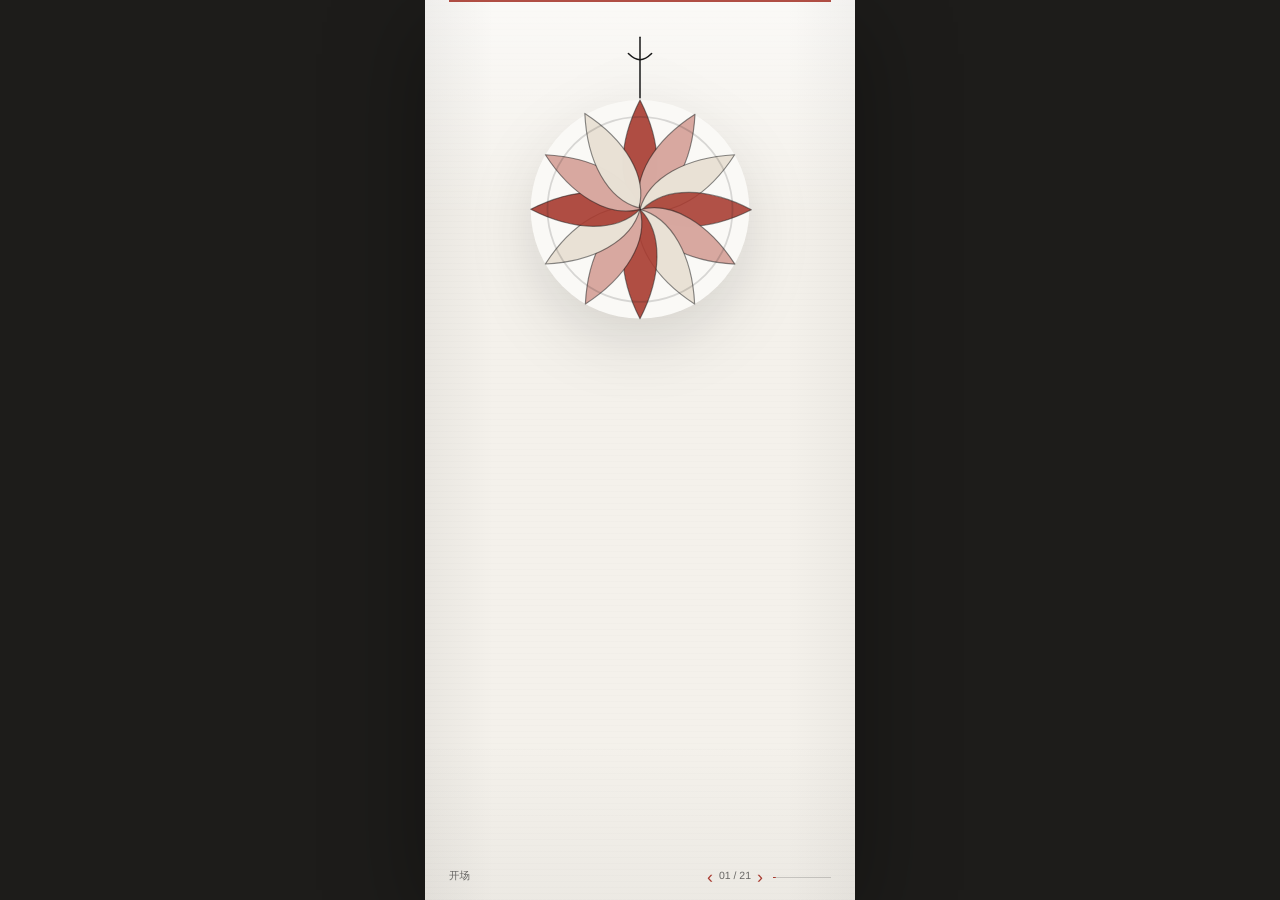
<file: taiping-mobile-presentation/index.html>
<!doctype html>
<html lang="zh-CN">
  <head>
    <meta charset="utf-8">
    <meta name="viewport" content="width=device-width, initial-scale=1">
    <meta name="theme-color" content="#F4F1EB">
    <title>太平，可以怎么玩？</title>
    <link rel="stylesheet" href="styles.css">
  </head>
  <body>
    <svg class="svg-defs" aria-hidden="true" focusable="false">
      <symbol id="i-ball-addon" viewBox="0 0 72 72">
        <circle cx="31" cy="38" r="18"></circle>
        <path d="M31 20v36M13 38h36M18 25l26 26M44 25 18 51"></path>
        <path d="M48 28c7-8 13-7 13-1 0 4-4 7-9 8M49 45c7 8 13 7 13 1 0-4-4-7-9-8"></path>
      </symbol>
      <symbol id="i-hand-choice" viewBox="0 0 72 72">
        <rect x="9" y="12" width="21" height="28" rx="2"></rect>
        <rect x="38" y="12" width="21" height="28" rx="2"></rect>
        <path d="M15 21h9M15 28h6M44 21h9M44 28h6"></path>
        <path d="M24 58c8 2 18 1 24-5l5-6M31 55V38c0-4 6-4 6 0v10M37 48v-6c0-4 6-4 6 0v7"></path>
      </symbol>
      <symbol id="i-card-light" viewBox="0 0 72 72">
        <rect x="18" y="16" width="36" height="46" rx="3"></rect>
        <circle cx="36" cy="39" r="11"></circle>
        <path d="M36 28v22M25 39h22M28 31l16 16M44 31 28 47"></path>
        <path d="M36 7v5M22 10l3 5M50 10l-3 5M10 27l5 2M62 27l-5 2"></path>
      </symbol>
      <symbol id="i-ball" viewBox="0 0 72 72">
        <circle cx="36" cy="36" r="27"></circle>
        <path d="M36 9v54M9 36h54M17 17l38 38M55 17 17 55"></path>
        <path d="M24 12c7 12 7 36 0 48M48 12c-7 12-7 36 0 48"></path>
      </symbol>
      <symbol id="i-petal" viewBox="0 0 72 72">
        <circle cx="36" cy="36" r="27"></circle>
        <path d="M36 36C25 27 25 16 36 9c11 7 11 18 0 27ZM36 36c9-11 20-11 27 0-7 11-18 11-27 0ZM36 36c11 9 11 20 0 27-11-7-11-18 0-27ZM36 36c-9 11-20 11-27 0 7-11 18-11 27 0Z"></path>
      </symbol>
      <symbol id="i-thread" viewBox="0 0 72 72">
        <path d="M12 55 53 14M48 9l10 10"></path>
        <path d="M16 49c8 10 24 11 36 1M12 56c11-2 20 2 27 10"></path>
        <path d="M20 31 31 42M31 20l11 11"></path>
      </symbol>
      <symbol id="i-wish" viewBox="0 0 72 72">
        <path d="M18 16h36v33H18z"></path>
        <path d="M18 49l9 9 9-9 9 9 9-9M25 27h22M25 36h15"></path>
        <circle cx="49" cy="20" r="7"></circle>
      </symbol>
      <symbol id="i-heart" viewBox="0 0 72 72">
        <path d="M36 60S14 46 14 27c0-9 11-14 18-6l4 5 4-5c7-8 18-3 18 6 0 19-22 33-22 33z"></path>
        <path d="M25 35h22"></path>
      </symbol>
      <symbol id="i-static" viewBox="0 0 72 72">
        <circle cx="36" cy="31" r="20"></circle>
        <path d="M36 11v40M16 31h40M23 18l26 26M49 18 23 44M17 62h38"></path>
      </symbol>
      <symbol id="i-many" viewBox="0 0 72 72">
        <path d="M9 25h27v31H9zM23 15h27v31M37 8h26v30"></path>
        <circle cx="22" cy="40" r="7"></circle>
        <circle cx="36" cy="30" r="7"></circle>
        <circle cx="50" cy="23" r="7"></circle>
      </symbol>
      <symbol id="i-flat" viewBox="0 0 72 72">
        <circle class="product-ball" cx="36" cy="40" r="20"></circle>
        <path class="product-seam" d="M36 20v40M16 40h40M22 26l28 28M50 26 22 54"></path>
        <path class="product-addon" d="M24 25 16 7l20 13M48 25l8-18 4 20"></path>
      </symbol>
      <symbol id="i-half" viewBox="0 0 72 72">
        <circle class="product-ball" cx="29" cy="40" r="20"></circle>
        <path class="product-seam" d="M29 20v40M9 40h40M15 26l28 28M43 26 15 54"></path>
        <path class="product-addon addon-volume" d="M42 23c13 1 22 9 22 20 0 10-7 18-18 21M48 31c6 2 10 7 10 13 0 5-3 10-8 12"></path>
      </symbol>
      <symbol id="i-dangle" viewBox="0 0 72 72">
        <circle class="product-ball" cx="36" cy="24" r="18"></circle>
        <path class="product-seam" d="M36 6v36M18 24h36M23 11l26 26M49 11 23 37"></path>
        <path class="product-addon" d="M36 42v8"></path>
        <circle class="product-bead" cx="36" cy="53" r="3"></circle>
        <path class="product-addon" d="M27 58h18M30 63h12M34 68h4"></path>
      </symbol>
      <symbol id="i-complete-ball" viewBox="0 0 72 72">
        <circle class="product-ball" cx="36" cy="33" r="21"></circle>
        <path class="product-seam" d="M36 12v42M15 33h42M21 18l30 30M51 18 21 48"></path>
        <path class="product-addon" d="M24 18 17 5l17 10M48 18l8-13 3 16"></path>
        <path class="product-addon" d="M36 54v7M28 64h16M32 68h8"></path>
      </symbol>
      <symbol id="i-chat" viewBox="0 0 72 72">
        <circle cx="20" cy="22" r="7"></circle>
        <circle cx="52" cy="22" r="7"></circle>
        <path d="M8 42c2-9 8-13 12-13s10 4 12 13M40 42c2-9 8-13 12-13s10 4 12 13"></path>
        <path d="M20 49h32v14H29l-7 6v-6h-2zM29 56h14"></path>
      </symbol>
      <symbol id="i-options" viewBox="0 0 72 72">
        <rect x="12" y="12" width="48" height="48" rx="3"></rect>
        <circle cx="23" cy="25" r="4"></circle><path d="M31 25h18"></path>
        <circle cx="23" cy="37" r="4"></circle><path d="M31 37h18"></path>
        <circle cx="23" cy="49" r="4"></circle><path d="M31 49h18"></path>
        <path d="m20 37 2 2 4-5"></path>
      </symbol>
      <symbol id="i-three-balls" viewBox="0 0 72 72">
        <circle cx="18" cy="41" r="12"></circle><path d="M18 29v24M6 41h24"></path>
        <circle cx="37" cy="33" r="15"></circle><path d="M37 18v30M22 33h30"></path>
        <circle cx="56" cy="43" r="10"></circle><path d="M56 33v20M46 43h20"></path>
      </symbol>
      <symbol id="i-hook" viewBox="0 0 72 72">
        <path d="M36 8v12M30 8h12"></path>
        <circle cx="36" cy="37" r="17"></circle>
        <path d="M36 20v34M19 37h34M24 25l24 24M48 25 24 49"></path>
        <path d="M36 54v7M27 64h18"></path>
      </symbol>
      <symbol id="i-hand" viewBox="0 0 72 72">
        <circle cx="41" cy="24" r="11"></circle>
        <path d="M41 13v22M30 24h22M33 16l16 16M49 16 33 32"></path>
        <path d="M11 55c10 6 23 8 35 4 6-2 10-7 12-14l2-7M19 53V36c0-4 6-4 6 0v13M25 49V28c0-4 6-4 6 0v19M31 47V32c0-4 6-4 6 0v15"></path>
      </symbol>
      <symbol id="i-work" viewBox="0 0 72 72">
        <rect x="14" y="23" width="44" height="32" rx="3"></rect>
        <path d="M27 23v-6h18v6M14 34h44M31 42h10"></path>
      </symbol>
      <symbol id="i-travel" viewBox="0 0 72 72">
        <path d="M13 52c12-20 26-29 46-32"></path>
        <path d="M20 50h15M43 23l16-3-8 14M33 29l7 7"></path>
        <circle cx="20" cy="50" r="4"></circle>
        <circle cx="53" cy="22" r="4"></circle>
      </symbol>
      <symbol id="i-rest" viewBox="0 0 72 72">
        <path d="M15 47h43M18 47V29M18 38h35c7 0 8 9 4 9"></path>
        <path d="M28 34h12M48 18c-8 2-11 8-8 14 2 5 8 8 15 5-8 8-21 5-24-5-3-8 3-15 17-14Z"></path>
      </symbol>
      <symbol id="i-relation" viewBox="0 0 72 72">
        <circle cx="22" cy="24" r="7"></circle>
        <circle cx="50" cy="24" r="7"></circle>
        <path d="M10 46c2-9 8-14 12-14s10 5 12 14M38 46c2-9 8-14 12-14s10 5 12 14"></path>
        <path d="M22 55h28M31 49l5 6 5-6"></path>
      </symbol>
      <symbol id="i-daily" viewBox="0 0 72 72">
        <rect x="18" y="22" width="32" height="28" rx="3"></rect>
        <path d="M50 31h5v10h-5M26 36h16M26 43h9M22 16h24M24 57h20"></path>
      </symbol>
      <symbol id="i-random" viewBox="0 0 72 72">
        <path d="M15 24h10c10 0 12 24 22 24h10"></path>
        <path d="M15 48h10c10 0 12-24 22-24h10"></path>
        <path d="m51 18 7 6-7 6M51 42l7 6-7 6"></path>
      </symbol>
    </svg>

    <div class="stage" id="stage" aria-label="太平绣球手机竖屏演示">
      <main class="slides" id="slides">
        <section class="slide slide-cover is-active" data-page="1" data-chapter-label="开场" aria-label="第01页：封面">
          <div class="slide-inner cover-layout">
            <div class="cover-visual" id="coverVisual" aria-label="十二瓣绣片拼合成太平绣球的动画">
              <svg class="cover-ball-svg" viewBox="0 0 320 360" role="img" aria-label="十二瓣太平绣球">
                <g class="cover-cord">
                  <path d="M160 0v52"></path>
                  <path d="M150 14c7 7 13 7 20 0"></path>
                </g>
                <g class="animated-ball">
                  <circle class="ball-underlay" cx="160" cy="148" r="94"></circle>
                  <g class="cover-petal" data-petal="0"><path d="M160 148C140 128 141 91 160 54c19 37 20 74 0 94Z"></path></g>
                  <g class="cover-petal" data-petal="1"><path transform="rotate(30 160 148)" d="M160 148C140 128 141 91 160 54c19 37 20 74 0 94Z"></path></g>
                  <g class="cover-petal" data-petal="2"><path transform="rotate(60 160 148)" d="M160 148C140 128 141 91 160 54c19 37 20 74 0 94Z"></path></g>
                  <g class="cover-petal" data-petal="3"><path transform="rotate(90 160 148)" d="M160 148C140 128 141 91 160 54c19 37 20 74 0 94Z"></path></g>
                  <g class="cover-petal" data-petal="4"><path transform="rotate(120 160 148)" d="M160 148C140 128 141 91 160 54c19 37 20 74 0 94Z"></path></g>
                  <g class="cover-petal" data-petal="5"><path transform="rotate(150 160 148)" d="M160 148C140 128 141 91 160 54c19 37 20 74 0 94Z"></path></g>
                  <g class="cover-petal" data-petal="6"><path transform="rotate(180 160 148)" d="M160 148C140 128 141 91 160 54c19 37 20 74 0 94Z"></path></g>
                  <g class="cover-petal" data-petal="7"><path transform="rotate(210 160 148)" d="M160 148C140 128 141 91 160 54c19 37 20 74 0 94Z"></path></g>
                  <g class="cover-petal" data-petal="8"><path transform="rotate(240 160 148)" d="M160 148C140 128 141 91 160 54c19 37 20 74 0 94Z"></path></g>
                  <g class="cover-petal" data-petal="9"><path transform="rotate(270 160 148)" d="M160 148C140 128 141 91 160 54c19 37 20 74 0 94Z"></path></g>
                  <g class="cover-petal" data-petal="10"><path transform="rotate(300 160 148)" d="M160 148C140 128 141 91 160 54c19 37 20 74 0 94Z"></path></g>
                  <g class="cover-petal" data-petal="11"><path transform="rotate(330 160 148)" d="M160 148C140 128 141 91 160 54c19 37 20 74 0 94Z"></path></g>
                  <circle class="ball-outline" cx="160" cy="148" r="94"></circle>
                  <ellipse class="ball-seam" cx="160" cy="148" rx="43" ry="94"></ellipse>
                  <ellipse class="ball-seam" cx="160" cy="148" rx="43" ry="94" transform="rotate(60 160 148)"></ellipse>
                  <ellipse class="ball-seam" cx="160" cy="148" rx="43" ry="94" transform="rotate(120 160 148)"></ellipse>
                  <circle class="ball-knot" cx="160" cy="148" r="8"></circle>
                  <g class="ball-tassel">
                    <path d="M160 242v29"></path>
                    <path d="M141 272h38M146 281h28M151 290h18"></path>
                    <path d="M151 290v28M157 290v34M163 290v34M169 290v28"></path>
                  </g>
                </g>
              </svg>
              <p class="cover-object-note"><span>十二瓣</span><i></i><span>拼合成球</span><i></i><span>手工完成</span></p>
            </div>
            <div class="cover-copy">
              <h1 class="cover-title cover-copy-reveal">
                <span>太平，</span>
                <span>可以怎么玩？</span>
              </h1>
              <p class="subtitle cover-copy-reveal">山西太平绣球当代产品与体验共创提案</p>
            </div>
            <div class="cover-swipe-hint cover-copy-reveal" aria-hidden="true">
              <span>左右滑动查看</span>
              <i>‹</i>
              <i>›</i>
            </div>
          </div>
        </section>

        <section class="slide slide-overview" data-page="2" data-chapter-label="方案总览" aria-label="第02页：方案总览">
          <div class="slide-inner">
            <p class="kicker reveal">阅读地图 / 四个问题</p>
            <h2 class="page-title reveal" style="--d: 60ms">
              <span>看完这套方案，</span>
              <span>应该能回答</span>
              <span>四件事</span>
            </h2>
            <div class="question-list reveal" style="--d: 150ms">
              <article>
                <em>01</em>
                <strong>为什么值得重新做</strong>
                <span>先守住传统识别，再找到今天的理由</span>
              </article>
              <article>
                <em>02</em>
                <strong>绣球本身怎么玩</strong>
                <span>球不变，关系、配件和系列可以变</span>
              </article>
              <article>
                <em>03</em>
                <strong>怎么买得更有意思</strong>
                <span>从挑产品，变成一次轻参与</span>
              </article>
              <article>
                <em>04</em>
                <strong>买完以后留下些什么</strong>
                <span>留下绣球、纹样小卡和一句自己的祝福</span>
              </article>
            </div>
            <p class="bottom-thesis reveal" style="--d: 320ms">
              整套只回答四件事<br>为什么做<br>怎么玩<br>怎么买<br>留下什么
            </p>
          </div>
        </section>

        <section class="slide chapter-slide" data-page="3" data-chapter-label="01 为什么值得重新做" aria-label="第03页：为什么值得重新做">
          <div class="slide-inner">
            <div class="chapter-marker reveal">
              <span>01</span>
              <strong>为什么值得重新做</strong>
            </div>
            <h2 class="page-title reveal" style="--d: 90ms">
              <span>它不只适合展示，</span>
              <span>也可以进入今天的生活</span>
            </h2>
            <div class="simple-flow reveal" style="--d: 180ms" aria-label="传统技艺到进入生活">
              <span>传统技艺</span>
              <i></i>
              <span>当代产品</span>
              <i></i>
              <span>进入生活</span>
            </div>
            <div class="chapter-reason reveal" style="--d: 280ms" aria-label="为什么重新做">
              <article>
                <em>过去</em>
                <strong>更多是展示、收藏、节庆礼物</strong>
              </article>
              <i></i>
              <article>
                <em>现在</em>
                <strong>也可以成为被选择、佩戴、送出的日常物</strong>
              </article>
            </div>
            <p class="bottom-thesis reveal" style="--d: 360ms">重新做的目的，是让更多人愿意选择、使用并把它带回生活里</p>
          </div>
        </section>

        <section class="slide" data-page="4" data-chapter-label="01 为什么值得重新做" aria-label="第04页：建议保留的四个核心">
          <div class="slide-inner">
            <p class="kicker reveal">设计边界 / 先守住识别</p>
            <h2 class="page-title compact-title reveal" style="--d: 60ms">建议保留的四个核心</h2>
            <div class="core-map reveal" style="--d: 130ms" aria-label="太平绣球四个传统核心">
              <div class="core-ball">
                <svg class="big-ball" aria-hidden="true"><use href="#i-ball"></use></svg>
              </div>
              <article class="core-item top">
                <svg class="mini-icon" aria-hidden="true"><use href="#i-petal"></use></svg>
                <strong>十二瓣</strong>
                <span>一年十二个月</span>
              </article>
              <article class="core-item right">
                <svg class="mini-icon" aria-hidden="true"><use href="#i-ball"></use></svg>
                <strong>球体</strong>
                <span>最直接的识别</span>
              </article>
              <article class="core-item bottom">
                <svg class="mini-icon" aria-hidden="true"><use href="#i-thread"></use></svg>
                <strong>手工拼制</strong>
                <span>传统制作方式</span>
              </article>
              <article class="core-item left">
                <svg class="mini-icon" aria-hidden="true"><use href="#i-wish"></use></svg>
                <strong>太平</strong>
                <span>最重要的祝愿</span>
              </article>
            </div>
            <p class="single-line reveal" style="--d: 330ms">创新之后，仍要让人一眼认出太平绣球</p>
          </div>
        </section>

        <section class="slide case-page" data-page="5" data-chapter-label="01 为什么值得重新做" aria-label="第05页：案例带来的启发">
          <div class="slide-inner">
            <p class="kicker reveal">案例依据 / 市场启发</p>
            <h2 class="page-title compact-title reveal" style="--d: 60ms">
              案例启发：<br>绣球可以走进生活
            </h2>
            <div class="case-pair reveal" style="--d: 150ms">
              <article>
                <figure class="image-shell case-image">
                  <img class="case-fit-dunxi" src="assets/images/顿喜_产品01.jpg" alt="顿喜绣球产品图" loading="lazy" decoding="async">
                  <span class="image-placeholder" aria-hidden="true"><strong>待补案例图</strong><small>顿喜产品</small></span>
                </figure>
                <div>
                  <strong>顿喜</strong>
                  <p>把传统绣球转化为当代礼物</p>
                  <span>祈福</span><span>随身挂饰</span><span>门店礼赠</span>
                </div>
              </article>
              <article>
                <figure class="image-shell case-image">
                  <img class="case-fit-temari" src="assets/images/日本手まり_01.jpg" alt="日本手まり产品图" loading="lazy" decoding="async">
                  <span class="image-placeholder" aria-hidden="true"><strong>待补案例图</strong><small>日本手まり</small></span>
                </figure>
                <div>
                  <strong>日本手まり</strong>
                  <p>保留球体识别，让工艺进入陈设、香与收藏</p>
                  <span>工艺</span><span>球体</span><span>生活方式</span>
                </div>
              </article>
            </div>
            <p class="market-gap reveal" style="--d: 340ms">
              进一步的机会是：<br>为日常佩戴与主动选择<br>补充更具体的理由
            </p>
          </div>
        </section>

        <section class="slide insight-page" data-page="6" data-chapter-label="01 为什么值得重新做" aria-label="第06页：真正的问题">
          <div class="slide-inner">
            <p class="kicker reveal">机会判断 / 现有赠礼缺口</p>
            <h2 class="page-title reveal" style="--d: 60ms">
              <span>我们的区别，</span>
              <span>是给出选择理由</span>
            </h2>
            <div class="insight-list reveal" style="--d: 150ms">
              <article>
                <em>01</em>
                <svg class="mini-icon" aria-hidden="true"><use href="#i-heart"></use></svg>
                <strong>意义有点重</strong>
                <p>传统语境多与爱情、定情、婚嫁相关，日常赠礼的使用场景较窄</p>
              </article>
              <article>
                <em>02</em>
                <svg class="mini-icon" aria-hidden="true"><use href="#i-static"></use></svg>
                <strong>形态比较固定</strong>
                <p>造型具有识别度，还需要更清楚的日常佩戴理由</p>
              </article>
              <article>
                <em>03</em>
                <svg class="mini-icon" aria-hidden="true"><use href="#i-many"></use></svg>
                <strong>选择太多</strong>
                <p>首饰、花、毛绒与香水已经形成清晰的赠礼联想</p>
              </article>
            </div>
            <p class="single-line reveal" style="--d: 360ms">因此，接下来先讲清楚：我们到底改哪里</p>
          </div>
        </section>

        <section class="slide innovation-page" data-page="7" data-chapter-label="01 为什么值得重新做" aria-label="第07页：我们到底想改什么">
          <div class="slide-inner">
            <p class="kicker reveal">核心判断 / 先讲清楚改哪里</p>
            <h2 class="page-title compact-title reveal" style="--d: 60ms">
              <span>我们到底想改什么？</span>
            </h2>
            <p class="innovation-sub reveal" style="--d: 120ms">球不乱改，改变今天的人怎么和它发生关系</p>
            <div class="innovation-stack reveal" style="--d: 190ms">
              <article>
                <em>01 产品创新</em>
                <strong>一颗固定的绣球 → 一颗可以变化的绣球</strong>
                <div class="past-now">
                  <span>过去<b>一颗绣球 = 一个完成品</b></span>
                  <i></i>
                  <span>现在<b>绣球 + 可替换配件 = 不同角色 / 不同寓意 / 不同场景</b></span>
                </div>
                <p>保留十二瓣识别，变化主要放在外部配件和它与球的关系上</p>
              </article>
              <article class="meaning-card">
                <em>02 意义创新</em>
                <strong>传统的大祝福 → 今天具体的小太平</strong>
                <p>把平安、顺遂、吉祥，翻译成今天真正会说出口的小愿望</p>
                <b>准时下班，也是今天的太平</b>
              </article>
              <article>
                <em>03 体验创新</em>
                <strong>挑一颗买走 → 完成属于自己的这一颗</strong>
                <div class="micro-flow">
                  <span>说一件想顺的事</span>
                  <i></i>
                  <span>选绣球和配件</span>
                  <i></i>
                  <span>完成最后一步</span>
                </div>
                <p>不是让游客从头制作非遗，而是让他参与决定：这颗太平为什么属于我</p>
              </article>
            </div>
            <p class="single-line reveal" style="--d: 360ms">保留传统的“球”，更新今天的人如何选择它、理解它、使用它</p>
          </div>
        </section>

        <section class="slide play-page mechanism-page" data-page="8" data-chapter-label="02 绣球本身怎么玩" aria-label="第08页：绣球本身怎么玩">
          <div class="slide-inner">
            <p class="kicker reveal">02 绣球本身怎么玩 / 产品机制</p>
            <h2 class="page-title compact-title reveal" style="--d: 60ms">
              <span>球不变，</span>
              <span>角色怎么和它相处可以变</span>
            </h2>
            <div class="mechanism-chain reveal" style="--d: 130ms" aria-label="同一颗绣球如何持续长出新角色">
              <span>同一颗太平绣球</span>
              <i></i>
              <span>趴 / 抱 / 托 / 绕 / 戴</span>
              <i></i>
              <span>产生不同角色</span>
              <i></i>
              <span>继续加入生肖 / 动物 / 水果 / 节气 / 联名</span>
            </div>
            <div class="relation-grid reveal" style="--d: 230ms" aria-label="一颗球还能发生什么">
              <article>
                <svg viewBox="0 0 96 72" aria-hidden="true"><circle class="scene-ball" cx="48" cy="45" r="16"></circle><path class="scene-seam" d="M48 29v32M32 45h32M37 34l22 22M59 34 37 56"></path><path class="scene-figure" d="M25 38c2-17 11-26 23-26s21 9 23 26M30 27l-5-15 14 8M66 27l5-15-14 8M34 34v10M62 34v10"></path></svg>
                <strong>趴住</strong>
              </article>
              <article>
                <svg viewBox="0 0 96 72" aria-hidden="true"><circle class="scene-figure" cx="48" cy="15" r="9"></circle><path class="scene-figure" d="M41 8 36 3l9 2M55 8l5-5-9 2"></path><circle class="scene-ball" cx="48" cy="44" r="17"></circle><path class="scene-seam" d="M48 27v34M31 44h34M36 32l24 24M60 32 36 56"></path><path class="scene-figure" d="M30 35c-9 4-11 15-5 23M66 35c9 4 11 15 5 23"></path></svg>
                <strong>抱住</strong>
              </article>
              <article>
                <svg viewBox="0 0 96 72" aria-hidden="true"><circle class="scene-ball" cx="32" cy="43" r="17"></circle><path class="scene-seam" d="M32 26v34M15 43h34M20 31l24 24M44 31 20 55"></path><path class="scene-figure" d="M51 37c4-13 14-19 28-14l-8 8 9 7c-7 8-19 9-29 3M49 39h9"></path><circle class="scene-eye" cx="68" cy="26" r="2"></circle></svg>
                <strong>叼住</strong>
              </article>
              <article>
                <svg viewBox="0 0 96 72" aria-hidden="true"><circle class="scene-ball" cx="48" cy="27" r="17"></circle><path class="scene-seam" d="M48 10v34M31 27h34M36 15l24 24M60 15 36 39"></path><path class="scene-figure" d="M14 57c19 11 46 12 67 1 5-3 7-7 8-13M27 54V43c0-5 7-5 7 0v9M34 52V38c0-5 7-5 7 0v13M41 51v-9c0-5 7-5 7 0v9"></path></svg>
                <strong>托起</strong>
              </article>
              <article>
                <svg viewBox="0 0 96 72" aria-hidden="true"><circle class="scene-ball" cx="48" cy="21" r="16"></circle><path class="scene-seam" d="M48 5v32M32 21h32M37 10l22 22M59 10 37 32"></path><circle class="scene-figure" cx="48" cy="48" r="12"></circle><path class="scene-figure" d="M24 69c5-13 13-18 24-18s19 5 24 18M37 45h22"></path></svg>
                <strong>戴上</strong>
              </article>
              <article>
                <svg viewBox="0 0 96 72" aria-hidden="true"><circle class="scene-ball" cx="43" cy="37" r="17"></circle><path class="scene-seam" d="M43 20v34M26 37h34M31 25l24 24M55 25 31 49"></path><path class="scene-figure scene-ribbon" d="M11 49c12 18 48 19 66-1 11-13-5-28-17-17-7 6-1 14 7 10M76 48l9 5-10 5"></path></svg>
                <strong>绕住</strong>
              </article>
            </div>
            <p class="single-line reveal" style="--d: 340ms">这是可持续扩展的产品机制，不是六个孤立造型</p>
          </div>
        </section>

        <section class="slide" data-page="9" data-chapter-label="02 绣球本身怎么玩" aria-label="第09页：可以加什么">
          <div class="slide-inner">
            <p class="kicker reveal">产品规则 / 配件只补充特征</p>
            <h2 class="page-title reveal" style="--d: 60ms">
              <span>配件服务于识别，</span>
              <span>绣球始终是主角</span>
            </h2>
            <div class="accessory-types reveal" style="--d: 150ms">
              <article>
                <svg class="line-icon" aria-hidden="true"><use href="#i-flat"></use></svg>
                <strong>平面件</strong>
                <span>贴合球面：耳、爪、花瓣、角</span>
              </article>
              <article>
                <svg class="line-icon" aria-hidden="true"><use href="#i-half"></use></svg>
                <strong>半立体件</strong>
                <span>轻微凸起：动物头部与身体局部</span>
              </article>
              <article>
                <svg class="line-icon" aria-hidden="true"><use href="#i-dangle"></use></svg>
                <strong>垂饰件</strong>
                <span>向下延伸：流苏、小珠与小挂件</span>
              </article>
            </div>
            <div class="ratio-panel reveal" style="--d: 300ms" aria-label="绣球与配件比例">
              <div class="ratio-line">
                <span style="width: 80%">太平绣球 约 75-85%</span>
                <span>小配件 约 15-25%</span>
              </div>
              <p>控制原则：绣球保持 75-85% 的视觉占比，配件只负责补充识别</p>
            </div>
          </div>
        </section>

        <section class="slide compare-page" data-page="10" data-chapter-label="02 绣球本身怎么玩" aria-label="第10页：先有意义再有造型">
          <div class="slide-inner">
            <p class="kicker reveal">系列原则 / 先想清为什么</p>
            <h2 class="page-title compact-title reveal" style="--d: 60ms">
              <span>做系列，</span>
              <span>不能先有产品再补故事</span>
            </h2>
            <div class="compare-flow reveal" style="--d: 120ms">
              <article class="wrong">
                <em>× 现在容易出现的方式</em>
                <h3>先有一颗球，<br>再贴一个名字</h3>
                <p>已经有一颗绣球</p>
                <i></i>
                <p>给它一个星座名字</p>
                <i></i>
                <p>最后补一句寓意</p>
                <small>容易变成给现有产品贴标签</small>
              </article>
              <article class="right">
                <em>✓ 我们希望的方式</em>
                <h3>先想清楚，<br>这套要说什么</h3>
                <p>先想这套系列要说什么</p>
                <i></i>
                <p>再找最合适的造型</p>
                <i></i>
                <p>最后决定颜色和配件</p>
                <small>每一款从一开始就有理由</small>
              </article>
            </div>
            <p class="single-line reveal" style="--d: 340ms">先想“为什么做”，再想“长什么样”</p>
          </div>
        </section>

        <section class="slide twelve-page system-page" data-page="11" data-chapter-label="02 绣球本身怎么玩" aria-label="第11页：一套可更新的内容系统">
          <div class="slide-inner">
            <p class="kicker reveal">内容主题 / 先看到同一套规则</p>
            <h2 class="page-title compact-title reveal" style="--d: 60ms">
              <span>真正的系统，</span>
              <span>不是三个零散系列</span>
            </h2>
            <div class="system-formula reveal" style="--d: 130ms" aria-label="太平绣球产品系统">
              <span>一颗基础绣球</span>
              <i>+</i>
              <span>可替换角色 / 配件</span>
              <i>+</i>
              <span>不同祝福内容</span>
            </div>
            <div class="twelve-grid reveal" style="--d: 220ms">
              <article>
                <svg class="theme-icon" viewBox="0 0 72 72" aria-hidden="true"><circle class="theme-ring" cx="36" cy="36" r="32"></circle><circle class="theme-ball" cx="36" cy="42" r="15"></circle><path class="theme-seam" d="M36 27v30M21 42h30M25 31l22 22M47 31 25 53"></path><path class="theme-modifier" d="M25 31 18 10l18 14M47 31l8-21 3 23"></path></svg>
                <strong>十二生肖</strong>
                <p>回答“我属什么”</p>
                <span>耳朵 / 角 / 尾巴 / 动作</span>
              </article>
              <article>
                <svg class="theme-icon" viewBox="0 0 72 72" aria-hidden="true"><circle class="theme-ring" cx="36" cy="36" r="32"></circle><circle class="theme-ball" cx="36" cy="39" r="15"></circle><path class="theme-seam" d="M36 24v30M21 39h30M25 28l22 22M47 28 25 50"></path><path class="theme-modifier" d="m12 48 12-22 16 8 17-19M12 48l28-14M24 26l33-11"></path><circle class="theme-dot" cx="12" cy="48" r="2.7"></circle><circle class="theme-dot" cx="24" cy="26" r="2.7"></circle><circle class="theme-dot" cx="40" cy="34" r="2.7"></circle><circle class="theme-dot" cx="57" cy="15" r="2.7"></circle></svg>
                <strong>十二星座</strong>
                <p>回答“我是什么星座”</p>
                <span>白羊角 / 巨蟹钳 / 狮子鬃毛</span>
              </article>
              <article class="theme-important">
                <svg class="theme-icon" viewBox="0 0 72 72" aria-hidden="true"><circle class="theme-ring" cx="36" cy="36" r="32"></circle><circle class="theme-ball" cx="32" cy="35" r="15"></circle><path class="theme-seam" d="M32 20v30M17 35h30M21 24l22 22M43 24 21 46"></path><path class="theme-modifier" d="M24 51 18 63M40 51l9 12M13 63h11M48 63h11M50 27h12M58 22l6 5-6 5"></path></svg>
                <strong>十二种小太平</strong>
                <p>回答“今天的人，什么叫太平”</p>
                <span>准时下班 / 睡个好觉 / 消息有回音</span>
              </article>
            </div>
            <p class="single-line reveal" style="--d: 330ms">生肖、星座、水果、节气都只是内容主题，稳定的是这套组合系统</p>
          </div>
        </section>

        <section class="slide small-wish-page" data-page="12" data-chapter-label="02 绣球本身怎么玩" aria-label="第12页：小太平愿望">
          <div class="slide-inner">
            <p class="kicker reveal">小太平 / 今天的人会怎么说</p>
            <h2 class="page-title compact-title reveal" style="--d: 60ms">
              <span>今天的人，</span>
              <span>什么叫太平？</span>
            </h2>
            <div class="wish-compare reveal" style="--d: 130ms">
              <span>传统祝福</span>
              <strong>平安 / 顺遂 / 吉祥</strong>
              <i></i>
              <span>今天的小愿望</span>
            </div>
            <div class="wish-groups reveal" style="--d: 220ms">
              <article><svg class="mini-icon" aria-hidden="true"><use href="#i-work"></use></svg><strong>工作</strong><span>准时下班 / 方案一次过</span></article>
              <article><svg class="mini-icon" aria-hidden="true"><use href="#i-travel"></use></svg><strong>出行</strong><span>今天别堵车 / 回家的路别堵</span></article>
              <article><svg class="mini-icon" aria-hidden="true"><use href="#i-rest"></use></svg><strong>休息</strong><span>睡个好觉 / 早点回家</span></article>
              <article><svg class="mini-icon" aria-hidden="true"><use href="#i-relation"></use></svg><strong>关系</strong><span>想见的人见得到 / 消息有回音</span></article>
              <article><svg class="mini-icon" aria-hidden="true"><use href="#i-daily"></use></svg><strong>日常</strong><span>手机一直有电 / 少点烦心事</span></article>
            </div>
            <p class="wish-memory reveal" style="--d: 320ms">准时下班，也是今天的太平</p>
            <p class="single-line reveal" style="--d: 390ms">不是换一句俏皮话，而是重新解释“太平”在今天生活里的意思</p>
          </div>
        </section>

        <section class="slide slogan-page" data-page="13" data-chapter-label="02 绣球本身怎么玩" aria-label="第13页：小愿望传播句">
          <div class="slide-inner">
            <p class="kicker reveal">祝福内容 / 可以直接留在小卡上</p>
            <h2 class="page-title reveal" style="--d: 60ms">
              <span>这些小愿望，</span>
              <span>可以被带走</span>
            </h2>
            <div class="big-slogan reveal" style="--d: 150ms">
              <strong>今天不太平，</strong>
              <strong>先挂个太平</strong>
            </div>
            <div class="slogan-examples reveal" style="--d: 260ms">
              <span>今天准时下班</span>
              <span>方案一次过</span>
              <span>回家的路顺一点</span>
              <span>今晚睡个好觉</span>
            </div>
            <p class="single-line reveal" style="--d: 360ms">用户说得出口，产品就更容易被记住</p>
          </div>
        </section>

        <section class="slide chapter-slide process-lead" data-page="14" data-chapter-label="03 买绣球的过程怎么玩" aria-label="第14页：进入体验部分">
          <div class="slide-inner">
            <div class="chapter-marker reveal">
              <span>03</span>
              <strong>买绣球的过程怎么更有意思</strong>
            </div>
            <h2 class="page-title compact-title reveal" style="--d: 90ms">
              <span>不只改“球”，</span>
              <span>也改买到它的过程</span>
            </h2>
            <p class="chapter-sub reveal" style="--d: 160ms">让用户从“挑一个产品”，变成“得到一颗和自己有关的太平”</p>
            <div class="bridge-flow reveal" style="--d: 250ms" aria-label="从产品到人再到自己的结果">
              <article><svg class="line-icon" aria-hidden="true"><use href="#i-ball"></use></svg><strong>产品</strong></article>
              <i></i>
              <article><svg class="line-icon" aria-hidden="true"><use href="#i-chat"></use></svg><strong>人</strong></article>
              <i></i>
              <article><svg class="line-icon" aria-hidden="true"><use href="#i-card-light"></use></svg><strong>自己的结果</strong></article>
            </div>
          </div>
        </section>

        <section class="slide learning-page" data-page="15" data-chapter-label="03 买绣球的过程怎么玩" aria-label="第15页：体验研究A">
          <div class="slide-inner">
            <p class="kicker reveal">案例怎么用 / 一</p>
            <h2 class="page-title compact-title reveal" style="--d: 60ms">
              <span>先问人的需要，</span>
              <span>产品才会和人有关</span>
            </h2>
            <div class="learning-pair reveal" style="--d: 150ms">
              <article>
                <strong>气味邮局</strong>
                <div class="case-layers">
                  <p><em>它做了什么</em><span>先问“你现在想要什么”，再给出气味方向</span></p>
                  <p><em>我们学到了什么</em><span>先问当下需要，产品才会和人产生关系</span></p>
                  <p><em>变成太平绣球</em><span>购买之前先让用户说“今天想让什么顺一点”</span></p>
                </div>
              </article>
              <article>
                <strong>装杯 / 组合型案例</strong>
                <div class="case-layers">
                  <p><em>它做了什么</em><span>从已有材料里重新组合，得到个人结果</span></p>
                  <p><em>我们学到了什么</em><span>不一定做昂贵定制，现有材料组合也能有个人感</span></p>
                  <p><em>变成太平绣球</em><span>基础绣球 + 小配件 + 不同祝福，组合出自己的这一颗</span></p>
                </div>
              </article>
            </div>
          </div>
        </section>

        <section class="slide learning-page" data-page="16" data-chapter-label="03 买绣球的过程怎么玩" aria-label="第16页：体验研究B">
          <div class="slide-inner">
            <p class="kicker reveal">案例怎么用 / 二</p>
            <h2 class="page-title compact-title reveal" style="--d: 60ms">
              <span>参与不用复杂，</span>
              <span>最后一步就够</span>
            </h2>
            <div class="learning-pair reveal" style="--d: 150ms">
              <article>
                <strong>折纸完成类体验</strong>
                <div class="case-layers">
                  <p><em>它做了什么</em><span>用户不用从头做，只完成最后一个简单动作</span></p>
                  <p><em>我们学到了什么</em><span>完成最后一步，也会有“这是我完成的”感觉</span></p>
                  <p><em>变成太平绣球</em><span>复杂工艺仍由传承人完成，游客只安装或组合最后一步</span></p>
                </div>
              </article>
              <article>
                <strong>不再纠结 / 轻互动案例</strong>
                <div class="case-layers">
                  <p><em>它做了什么</em><span>一个问题，一次选择，马上得到结果</span></p>
                  <p><em>我们学到了什么</em><span>互动不能做成长测试或复杂问卷</span></p>
                  <p><em>变成太平绣球</em><span>“今天你最想让什么顺一点？”→ 推荐 2-3 个结果</span></p>
                </div>
              </article>
            </div>
            <p class="case-summary reveal" style="--d: 340ms">所以，我们不让游客“做一颗绣球”，而是让他“完成自己的这一颗太平”</p>
          </div>
        </section>

        <section class="slide flow-page" data-page="17" data-chapter-label="03 买绣球的过程怎么玩" aria-label="第17页：完整体验流程">
          <div class="slide-inner">
            <p class="kicker reveal">我们的流程 / 放到太平绣球里</p>
            <h2 class="page-title compact-title reveal" style="--d: 60ms">
              <span>自己的太平，</span>
              <span>这样得到</span>
            </h2>
            <ol class="full-process reveal" style="--d: 150ms">
              <li><em>01</em><strong>先说今天想让什么顺一点</strong><span>最近总是加班</span></li>
              <li><em>02</em><strong>给出 2-3 个“小太平”</strong><span>准时下班 / 少点烦心事 / 早点回家</span></li>
              <li><em>03</em><strong>选一颗基础绣球</strong><span>看颜色、纹样和大小</span></li>
              <li><em>04</em><strong>选一个外部角色或配件</strong><span>生肖 / 星座 / 小太平 / 节气主题</span></li>
              <li><em>05</em><strong>自己完成最后一步</strong><span>扣上 / 吸上 / 挂上</span></li>
              <li><em>06</em><strong>得到一张对应小卡</strong><span>纹样和祝福一起留下</span></li>
              <li><em>07</em><strong>把这一颗“太平”带走</strong><span>1-3 分钟，足够产生一次记忆</span></li>
            </ol>
          </div>
        </section>

        <section class="slide choice-page" data-page="18" data-chapter-label="03 买绣球的过程怎么玩" aria-label="第18页：表达需求和随机选择">
          <div class="slide-inner">
            <p class="kicker reveal">入口问题 / 不做复杂问卷</p>
            <h2 class="page-title compact-title reveal" style="--d: 60ms">
              <span>今天，</span>
              <span>你最想哪件事顺一点？</span>
            </h2>
            <div class="recipient-switch reveal" style="--d: 140ms">
              <button type="button" data-no-slide>给自己<br><span>问我现在想要什么</span></button>
              <button type="button" data-no-slide>送别人<br><span>问我想祝他什么</span></button>
            </div>
            <div class="wish-buttons reveal" style="--d: 230ms">
              <button type="button" data-no-slide>准时下班</button>
              <button type="button" data-no-slide>睡个好觉</button>
              <button type="button" data-no-slide>今天别堵车</button>
              <button type="button" data-no-slide>想见的人见得到</button>
              <button type="button" data-no-slide>消息有回音</button>
              <button type="button" data-no-slide>少点烦心事</button>
            </div>
            <button class="random-wish" id="randomWish" type="button" data-no-slide>不知道，随便来一个</button>
            <p class="random-result" id="randomWishResult" aria-live="polite">比如：回家的路别堵</p>
            <p class="single-line reveal" style="--d: 360ms">不是测你是谁，只问今天想让什么顺一点</p>
          </div>
        </section>

        <section class="slide light-page" data-page="19" data-chapter-label="04 买完以后还能留下什么" aria-label="第19页：透光小卡">
          <div class="slide-inner">
            <div class="chapter-marker reveal">
              <span>04</span>
              <strong>买完以后还能留下什么</strong>
            </div>
            <h2 class="page-title compact-title reveal" style="--d: 90ms">
              <span>刚才选的内容，</span>
              <span>最后会进入这张卡</span>
            </h2>
            <div class="card-source reveal" style="--d: 160ms">
              <span>用户选择</span>
              <strong>准时下班</strong>
              <i></i>
              <span>进入小卡</span>
            </div>
            <div class="light-demo compact-light reveal" style="--d: 230ms">
              <div class="light-card" id="lightCard" data-no-slide>
                <span class="card-label normal">普通状态</span>
                <span class="card-label lit">光照以后</span>
                <svg viewBox="0 0 180 236" aria-hidden="true">
                  <rect x="18" y="18" width="144" height="200" rx="6"></rect>
                  <path class="card-lines" d="M48 67h84M48 91h58M48 160h84M48 183h58"></path>
                  <g class="hidden-pattern">
                    <circle cx="90" cy="119" r="34"></circle>
                    <path d="M90 85v68M56 119h68M66 95l48 48M114 95l-48 48"></path>
                    <path d="M90 73c24 20 24 72 0 92M90 73c-24 20-24 72 0 92"></path>
                  </g>
                </svg>
              </div>
              <button class="light-control" type="button" id="lightToggle" aria-pressed="false">透光看纹样</button>
            </div>
            <p class="single-line reveal" style="--d: 360ms">正面留纹样，背面留一句今天的祝福</p>
          </div>
        </section>

        <section class="slide story-page" data-page="20" data-chapter-label="04 买完以后还能留下什么" aria-label="第20页：这张卡还能装什么">
          <div class="slide-inner">
            <p class="kicker reveal">带走内容 / 不只是说明书</p>
            <h2 class="page-title reveal" style="--d: 60ms">
              <span>这张卡，</span>
              <span>可以留下三种话</span>
            </h2>
            <div class="story-levels reveal" style="--d: 150ms">
              <article>
                <strong>固定款</strong>
                <span>今天顺一点</span>
              </article>
              <article>
                <strong>系列款</strong>
                <span>对应生肖、星座或小太平</span>
              </article>
              <article>
                <strong>送人款</strong>
                <span>允许加一句自己的话</span>
              </article>
            </div>
            <div class="quote-stack reveal" style="--d: 300ms">
              <p>“今天准时下班”</p>
              <p>“今天早点回”</p>
              <p>“第一次去新的城市，也要平平安安”</p>
            </div>
            <p class="single-line reveal" style="--d: 390ms">小卡让这颗绣球有了可以被记住的理由</p>
          </div>
        </section>

        <section class="slide final-page system-final-page" data-page="21" data-chapter-label="04 买完以后还能留下什么" aria-label="第21页：整套方案收束">
          <div class="slide-inner">
            <p class="kicker reveal">最终收束 / 一张图看懂方案</p>
            <h2 class="page-title compact-title reveal" style="--d: 60ms">
              <span>从一颗绣球，</span>
              <span>变成一套可以持续生长的“太平系统”</span>
            </h2>
            <div class="system-final reveal" style="--d: 150ms">
              <article class="system-constant">
                <em>【一个不变】</em>
                <strong>传统十二瓣太平绣球</strong>
                <span>核心工艺与基础识别不乱改</span>
              </article>
              <div class="system-variable-head">【三个可变】</div>
              <article>
                <em>01</em>
                <strong>角色可变</strong>
                <p>生肖 / 动物 / 水果 / 节气 / 联名……</p>
              </article>
              <article>
                <em>02</em>
                <strong>祝福可变</strong>
                <p>平安顺遂 → 准时下班 / 睡个好觉 / 消息有回音</p>
              </article>
              <article>
                <em>03</em>
                <strong>组合可变</strong>
                <p>不同绣球 × 不同配件 × 不同祝福卡</p>
              </article>
            </div>
            <div class="final-thesis final-system-thesis reveal" style="--d: 320ms">
              <p>我们保留的，是十二瓣太平绣球</p>
              <p>我们创新的，是今天的人怎么选择它、理解它、组合它，并把自己的祝福放进去</p>
            </div>
          </div>
        </section>
      </main>

      <footer class="deck-footer" aria-label="页面进度">
        <span class="chapter-label" id="chapterLabel">开场</span>
        <span class="footer-pager" aria-hidden="true">
          <span class="footer-arrow">‹</span>
          <span class="page-count" id="pageCount">01 / 21</span>
          <span class="footer-arrow">›</span>
        </span>
        <span class="progress-track" aria-hidden="true">
          <span class="progress-bar" id="progressBar"></span>
        </span>
      </footer>

      <noscript>请使用支持脚本的手机浏览器查看翻页效果</noscript>
    </div>

    <script src="vendor/gsap.min.js" defer></script>
    <script src="script.js" defer></script>
  </body>
</html>
</file>
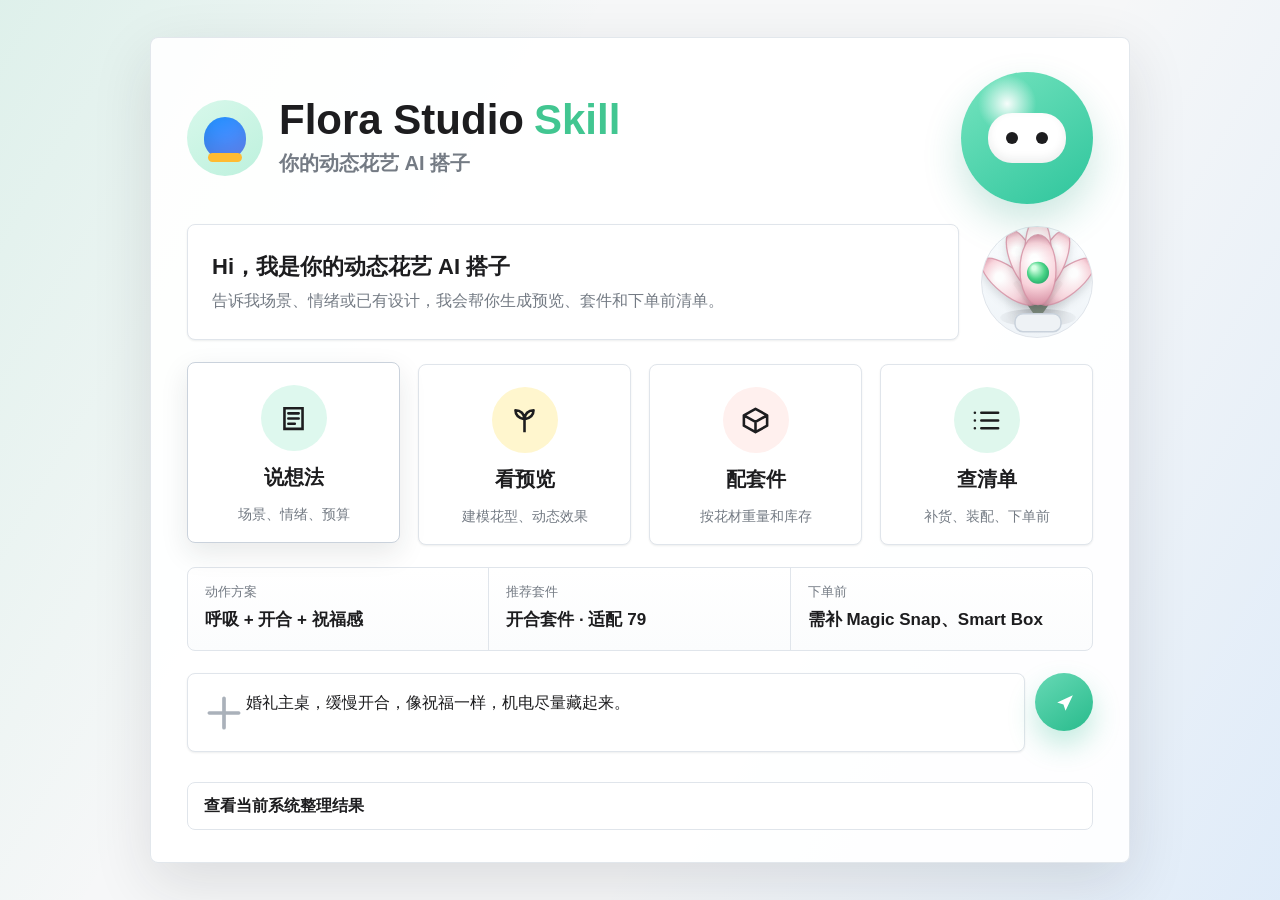
<file: platform_demo.html>
<!DOCTYPE html>
<html lang="zh-CN">
<head>
<meta charset="UTF-8">
<meta name="viewport" content="width=device-width, initial-scale=1.0">
<title>Flora Studio Skill</title>
<link rel="icon" href="data:image/svg+xml,%3Csvg xmlns='http://www.w3.org/2000/svg' viewBox='0 0 64 64'%3E%3Crect width='64' height='64' rx='14' fill='%231d1d1f'/%3E%3Cpath d='M21 46V18h22v7H30v6h11v7H30v8z' fill='white'/%3E%3C/svg%3E">
<style>
:root {
  --page: #f6f7f8;
  --card: #ffffff;
  --ink: #1d1d1f;
  --text: #3f454c;
  --muted: #747b84;
  --faint: #aab1ba;
  --line: #e0e5eb;
  --line-strong: #cad2dc;
  --green: #32c08b;
  --green-soft: #def8ee;
  --blue: #1683ff;
  --blue-soft: #e8f2ff;
  --yellow: #ffd96a;
  --yellow-soft: #fff6ce;
  --rose: #ff9c91;
  --rose-soft: #fff0ee;
  --mint: #bdf1dd;
  --shadow: 0 20px 60px rgba(30, 35, 42, 0.12);
  --shadow-soft: 0 1px 2px rgba(30, 35, 42, 0.08);
  --radius: 8px;
  --sans: Inter, -apple-system, BlinkMacSystemFont, "SF Pro Text", "Segoe UI", "Noto Sans SC", "Microsoft YaHei", Arial, sans-serif;
  --mono: "SFMono-Regular", Consolas, "Liberation Mono", monospace;
}

* { box-sizing: border-box; }
html { min-height: 100%; background: var(--page); color: var(--ink); }
body {
  margin: 0;
  min-height: 100vh;
  font-family: var(--sans);
  line-height: 1.45;
  background:
    linear-gradient(120deg, rgba(50,192,139,0.12), transparent 34%),
    linear-gradient(300deg, rgba(22,131,255,0.10), transparent 38%),
    var(--page);
}

button,
textarea {
  font: inherit;
}

button { cursor: pointer; }

button:focus-visible,
textarea:focus-visible {
  outline: 2px solid var(--blue);
  outline-offset: 2px;
}

.page {
  min-height: 100vh;
  display: grid;
  place-items: center;
  padding: 28px;
}

.skill-card {
  width: min(980px, 100%);
  border: 1px solid rgba(224,229,235,0.92);
  border-radius: var(--radius);
  background: rgba(255,255,255,0.92);
  box-shadow: var(--shadow);
  overflow: hidden;
}

.hero {
  position: relative;
  display: grid;
  grid-template-columns: 1fr 220px;
  gap: 20px;
  padding: 34px 36px 20px;
}

.brand {
  display: flex;
  align-items: center;
  gap: 16px;
}

.brand-mark {
  width: 76px;
  height: 76px;
  border-radius: 50%;
  display: grid;
  place-items: center;
  background: linear-gradient(145deg, #d8f8eb, #bdf1dd);
  position: relative;
}

.brand-mark::before {
  content: "";
  width: 42px;
  height: 42px;
  border-radius: 50% 50% 46% 46%;
  background: linear-gradient(155deg, #1f91ff, #6a8bff);
  box-shadow: inset 0 -12px 18px rgba(0,0,0,0.10);
}

.brand-mark::after {
  content: "";
  position: absolute;
  bottom: 14px;
  width: 34px;
  height: 9px;
  border-radius: 999px;
  background: #ffbb32;
}

.brand-title {
  display: flex;
  flex-wrap: wrap;
  align-items: baseline;
  gap: 10px;
  font-size: clamp(28px, 4vw, 42px);
  line-height: 1.05;
  font-weight: 820;
}

.brand-title span {
  color: #42c691;
}

.brand-sub {
  margin-top: 7px;
  color: var(--muted);
  font-size: 20px;
  font-weight: 620;
}

.assistant-orb {
  justify-self: end;
  align-self: center;
  width: 132px;
  height: 132px;
  border-radius: 50%;
  display: grid;
  place-items: center;
  background:
    radial-gradient(circle at 35% 24%, rgba(255,255,255,0.95), transparent 22%),
    linear-gradient(145deg, #76e4bf, #2ec59c);
  box-shadow: 0 18px 38px rgba(22, 150, 120, 0.22);
}

.assistant-face {
  width: 78px;
  height: 50px;
  border-radius: 24px;
  background: #fff;
  display: grid;
  grid-template-columns: 1fr 1fr;
  gap: 12px;
  align-items: center;
  justify-items: center;
  padding: 0 15px;
  box-shadow: inset 0 -4px 10px rgba(30,35,42,0.08);
}

.assistant-face span {
  width: 12px;
  height: 12px;
  border-radius: 50%;
  background: var(--ink);
}

.message-row {
  display: grid;
  grid-template-columns: 1fr 112px;
  gap: 22px;
  padding: 0 36px 20px;
  align-items: center;
}

.bubble {
  min-height: 116px;
  border: 1px solid var(--line);
  border-radius: var(--radius);
  background: #fff;
  box-shadow: var(--shadow-soft);
  padding: 22px 24px;
  display: grid;
  align-content: center;
}

.bubble strong {
  display: block;
  font-size: 22px;
  line-height: 1.35;
}

.bubble span {
  display: block;
  margin-top: 8px;
  color: var(--muted);
  font-size: 16px;
}

.mini-model {
  width: 112px;
  height: 112px;
  border-radius: 50%;
  background:
    radial-gradient(circle at 50% 68%, rgba(30,35,42,0.14), transparent 36%),
    linear-gradient(180deg, #fafdff, #eff4f8);
  border: 1px solid var(--line);
  display: grid;
  place-items: center;
  overflow: hidden;
}

#modelCanvas {
  width: 112px;
  height: 112px;
  display: block;
}

.action-grid {
  display: grid;
  grid-template-columns: repeat(4, minmax(0, 1fr));
  gap: 18px;
  padding: 4px 36px 22px;
}

.action-card {
  min-height: 160px;
  border: 1px solid var(--line);
  border-radius: var(--radius);
  background: #fff;
  box-shadow: var(--shadow-soft);
  display: grid;
  align-content: start;
  justify-items: center;
  gap: 12px;
  padding: 22px 16px 18px;
  text-align: center;
  color: var(--ink);
  transition: transform 160ms ease, box-shadow 160ms ease, border-color 160ms ease;
}

.action-card:hover,
.action-card.active {
  transform: translateY(-2px);
  border-color: var(--line-strong);
  box-shadow: 0 10px 28px rgba(30,35,42,0.10);
}

.action-icon {
  width: 66px;
  height: 66px;
  border-radius: 50%;
  display: grid;
  place-items: center;
  color: var(--ink);
}

.action-icon svg {
  width: 31px;
  height: 31px;
}

.action-card[data-mode="idea"] .action-icon { background: var(--green-soft); }
.action-card[data-mode="preview"] .action-icon { background: var(--yellow-soft); }
.action-card[data-mode="kit"] .action-icon { background: var(--rose-soft); }
.action-card[data-mode="list"] .action-icon { background: #dff7ed; }

.action-title {
  font-size: 20px;
  font-weight: 780;
}

.action-copy {
  color: var(--muted);
  font-size: 14px;
}

.result-panel {
  margin: 0 36px 22px;
  border: 1px solid var(--line);
  border-radius: var(--radius);
  background: linear-gradient(180deg, #fff, #fbfcfd);
  display: grid;
  grid-template-columns: 1fr 1fr 1fr;
  overflow: hidden;
}

.result-item {
  min-height: 82px;
  padding: 15px 17px;
  border-right: 1px solid var(--line);
}

.result-item:last-child {
  border-right: 0;
}

.result-item span {
  display: block;
  color: var(--muted);
  font-size: 13px;
}

.result-item strong {
  display: block;
  margin-top: 6px;
  font-size: 17px;
}

.composer {
  display: grid;
  grid-template-columns: 1fr 58px;
  gap: 10px;
  padding: 0 36px 30px;
}

.input-shell {
  min-height: 58px;
  border: 1px solid var(--line);
  border-radius: var(--radius);
  background: #fff;
  display: grid;
  grid-template-columns: 44px 1fr;
  align-items: center;
  padding: 0 14px;
  box-shadow: var(--shadow-soft);
}

.input-shell svg {
  color: var(--faint);
}

.prompt {
  width: 100%;
  min-height: 24px;
  max-height: 90px;
  border: 0;
  outline: 0;
  resize: none;
  color: var(--ink);
  background: transparent;
  padding: 17px 0 13px;
}

.prompt::placeholder {
  color: var(--faint);
}

.send-btn {
  width: 58px;
  height: 58px;
  border: 0;
  border-radius: 50%;
  display: grid;
  place-items: center;
  color: #fff;
  background: linear-gradient(145deg, #67d9b5, #28bb8c);
  box-shadow: 0 14px 28px rgba(40,187,140,0.28);
}

.send-btn svg {
  width: 25px;
  height: 25px;
}

.details {
  margin: 0 36px 32px;
  border: 1px solid var(--line);
  border-radius: var(--radius);
  background: #fff;
  overflow: hidden;
}

.details summary {
  min-height: 46px;
  display: flex;
  align-items: center;
  padding: 0 16px;
  cursor: pointer;
  font-weight: 720;
}

.detail-grid {
  display: grid;
  grid-template-columns: repeat(3, minmax(0, 1fr));
  border-top: 1px solid var(--line);
}

.detail-cell {
  padding: 14px 16px;
  border-right: 1px solid var(--line);
}

.detail-cell:last-child {
  border-right: 0;
}

.detail-cell span {
  display: block;
  color: var(--muted);
  font-size: 13px;
}

.detail-cell strong {
  display: block;
  margin-top: 5px;
}

.toast {
  position: fixed;
  right: 24px;
  bottom: 24px;
  z-index: 20;
  width: min(380px, calc(100vw - 48px));
  border: 1px solid var(--line);
  border-radius: var(--radius);
  background: rgba(255,255,255,0.96);
  box-shadow: var(--shadow);
  padding: 13px 14px;
  opacity: 0;
  transform: translateY(12px);
  pointer-events: none;
  transition: opacity 180ms ease, transform 180ms ease;
}

.toast.show {
  opacity: 1;
  transform: translateY(0);
}

.toast strong { display: block; }
.toast span {
  display: block;
  margin-top: 3px;
  color: var(--muted);
  font-size: 13px;
}

@media (prefers-reduced-motion: reduce) {
  *,
  *::before,
  *::after {
    animation-duration: 0.01ms !important;
    animation-iteration-count: 1 !important;
    transition-duration: 0.01ms !important;
  }
}

@media (max-width: 840px) {
  .page {
    padding: 16px;
    align-items: start;
  }

  .hero {
    grid-template-columns: 1fr;
    padding: 24px 22px 14px;
  }

  .assistant-orb {
    position: absolute;
    top: 24px;
    right: 22px;
    width: 78px;
    height: 78px;
  }

  .assistant-face {
    width: 50px;
    height: 33px;
    gap: 8px;
    padding: 0 10px;
  }

  .assistant-face span {
    width: 8px;
    height: 8px;
  }

  .brand {
    padding-right: 86px;
  }

  .brand-mark {
    width: 58px;
    height: 58px;
  }

  .brand-title {
    font-size: 26px;
  }

  .brand-sub {
    font-size: 16px;
  }

  .message-row {
    grid-template-columns: 1fr;
    padding: 0 22px 18px;
  }

  .mini-model {
    display: none;
  }

  .action-grid {
    grid-template-columns: repeat(2, minmax(0, 1fr));
    gap: 12px;
    padding: 0 22px 18px;
  }

  .action-card {
    min-height: 138px;
    padding: 18px 12px 16px;
  }

  .result-panel {
    margin: 0 22px 18px;
    grid-template-columns: 1fr;
  }

  .result-item {
    border-right: 0;
    border-bottom: 1px solid var(--line);
  }

  .result-item:last-child {
    border-bottom: 0;
  }

  .composer {
    padding: 0 22px 22px;
  }

  .details {
    margin: 0 22px 24px;
  }

  .detail-grid {
    grid-template-columns: 1fr;
  }

  .detail-cell {
    border-right: 0;
    border-bottom: 1px solid var(--line);
  }

  .detail-cell:last-child {
    border-bottom: 0;
  }
}

@media (max-width: 520px) {
  body {
    font-size: 16px;
  }

  .action-grid {
    grid-template-columns: 1fr;
  }

  .composer {
    grid-template-columns: 1fr;
  }

  .send-btn {
    width: 100%;
    border-radius: var(--radius);
  }
}
</style>
</head>
<body>
<main class="page">
  <section class="skill-card" aria-label="Flora Studio Skill">
    <header class="hero">
      <div class="brand">
        <div class="brand-mark" aria-hidden="true"></div>
        <div>
          <div class="brand-title">Flora Studio <span>Skill</span></div>
          <div class="brand-sub">你的动态花艺 AI 搭子</div>
        </div>
      </div>
      <div class="assistant-orb" aria-hidden="true">
        <div class="assistant-face"><span></span><span></span></div>
      </div>
    </header>

    <div class="message-row">
      <div class="bubble" aria-live="polite">
        <strong id="assistantTitle">Hi，我是你的动态花艺 AI 搭子</strong>
        <span id="assistantCopy">告诉我场景、情绪或已有设计，我会帮你生成预览、套件和下单前清单。</span>
      </div>
      <div class="mini-model" aria-label="建模感花艺预览">
        <canvas id="modelCanvas" width="112" height="112"></canvas>
      </div>
    </div>

    <div class="action-grid" aria-label="快捷入口">
      <button class="action-card active" type="button" data-mode="idea">
        <span class="action-icon">
          <svg viewBox="0 0 24 24" aria-hidden="true"><path d="M5 4h14v16H5zM8 8h8M8 12h8M8 16h5" fill="none" stroke="currentColor" stroke-width="2" stroke-linecap="round"/></svg>
        </span>
        <span class="action-title">说想法</span>
        <span class="action-copy">场景、情绪、预算</span>
      </button>

      <button class="action-card" type="button" data-mode="preview">
        <span class="action-icon">
          <svg viewBox="0 0 24 24" aria-hidden="true"><path d="M12 21V11m0 0C7 10 5 7 5 4c4 0 7 3 7 7Zm0 0c5-1 7-4 7-7-4 0-7 3-7 7Z" fill="none" stroke="currentColor" stroke-width="2" stroke-linejoin="round"/></svg>
        </span>
        <span class="action-title">看预览</span>
        <span class="action-copy">建模花型、动态效果</span>
      </button>

      <button class="action-card" type="button" data-mode="kit">
        <span class="action-icon">
          <svg viewBox="0 0 24 24" aria-hidden="true"><path d="M21 8 12 3 3 8l9 5 9-5ZM3 8v8l9 5 9-5V8M12 13v8" fill="none" stroke="currentColor" stroke-width="2" stroke-linejoin="round"/></svg>
        </span>
        <span class="action-title">配套件</span>
        <span class="action-copy">按花材重量和库存</span>
      </button>

      <button class="action-card" type="button" data-mode="list">
        <span class="action-icon">
          <svg viewBox="0 0 24 24" aria-hidden="true"><path d="M8 6h13M8 12h13M8 18h13M3 6h.01M3 12h.01M3 18h.01" fill="none" stroke="currentColor" stroke-width="2" stroke-linecap="round"/></svg>
        </span>
        <span class="action-title">查清单</span>
        <span class="action-copy">补货、装配、下单前</span>
      </button>
    </div>

    <section class="result-panel" aria-label="当前方案摘要">
      <div class="result-item">
        <span>动作方案</span>
        <strong id="motionResult">呼吸 + 开合 + 祝福感</strong>
      </div>
      <div class="result-item">
        <span>推荐套件</span>
        <strong id="kitResult">开合套件 · 适配 79</strong>
      </div>
      <div class="result-item">
        <span>下单前</span>
        <strong id="listResult">需补 Magic Snap、Smart Box</strong>
      </div>
    </section>

    <section class="composer" aria-label="输入想法">
      <div class="input-shell">
        <svg class="icon" viewBox="0 0 24 24" aria-hidden="true"><path d="M4 12h16M12 4v16" fill="none" stroke="currentColor" stroke-width="2" stroke-linecap="round"/></svg>
        <textarea class="prompt" id="prompt" placeholder="随时问，随时聊...">婚礼主桌，缓慢开合，像祝福一样，机电尽量藏起来。</textarea>
      </div>
      <button class="send-btn" id="sendBtn" type="button" aria-label="发送并生成">
        <svg viewBox="0 0 24 24" aria-hidden="true"><path d="M5 12 20 5l-7 15-2-6-6-2Z" fill="currentColor"/></svg>
      </button>
    </section>

    <details class="details">
      <summary>查看当前系统整理结果</summary>
      <div class="detail-grid">
        <div class="detail-cell">
          <span>花材估重</span>
          <strong>979g / 可动约 235g</strong>
        </div>
        <div class="detail-cell">
          <span>隐藏方式</span>
          <strong>花瓶背后隐藏机电</strong>
        </div>
        <div class="detail-cell">
          <span>库存状态</span>
          <strong>库存 67%，下单前确认缺件</strong>
        </div>
      </div>
    </details>
  </section>
</main>

<div class="toast" id="toast" role="status" aria-live="polite">
  <strong id="toastTitle">已生成</strong>
  <span id="toastCopy">动态预览、套件和下单前清单已整理。</span>
</div>

<script>
const responses = {
  idea: {
    title: '先告诉我：你想做什么场景？',
    copy: '例如婚礼主桌、橱窗、礼物花束或展览装置。你也可以直接上传或描述已有设计图。',
    motion: '场景：婚礼主桌',
    kit: '下一步推荐动感',
    list: '我会把硬件细节放到后面'
  },
  preview: {
    title: '我先帮你生成一个建模感预览',
    copy: '当前会做成缓慢开合，机电藏在花瓶背后，画面只保留花艺师需要确认的造型和情绪。',
    motion: '呼吸 + 开合 + 祝福感',
    kit: '开合套件 · 适配 79',
    list: '预览已可用于沟通客户'
  },
  kit: {
    title: '套件我放在系统后面自动匹配',
    copy: '它会按花材重量、动作幅度和库存判断，不让花艺师一开始面对硬件参数。',
    motion: '可动重量约 235g',
    kit: '开合套件 · 库存 67%',
    list: '需补 2 类零件'
  },
  list: {
    title: '这是下单前，不是直接下单',
    copy: '系统只整理缺件、数量和装配建议，最后仍由花艺师确认。',
    motion: '装配约 45 分钟',
    kit: 'Servo Leaf / Magic Snap / Smart Box',
    list: 'Magic Snap ×2，Smart Box ×1'
  }
};

const canvas = document.getElementById('modelCanvas');
const ctx = canvas.getContext('2d');
let activeMode = 'idea';
let tick = 0;

function drawPetal(cx, cy, rx, ry, angle, alpha) {
  ctx.save();
  ctx.translate(cx, cy);
  ctx.rotate(angle);
  const grad = ctx.createRadialGradient(-rx * 0.2, -ry * 0.32, 4, 0, 0, Math.max(rx, ry));
  grad.addColorStop(0, `rgba(255,255,255,${alpha})`);
  grad.addColorStop(0.58, `rgba(248,210,218,${alpha})`);
  grad.addColorStop(1, `rgba(215,145,164,${alpha})`);
  ctx.fillStyle = grad;
  ctx.strokeStyle = 'rgba(214,144,164,0.82)';
  ctx.lineWidth = 1.3;
  ctx.shadowColor = 'rgba(30,35,42,0.16)';
  ctx.shadowBlur = 9;
  ctx.shadowOffsetY = 5;
  ctx.beginPath();
  ctx.ellipse(0, 0, rx, ry, 0, 0, Math.PI * 2);
  ctx.fill();
  ctx.shadowColor = 'transparent';
  ctx.stroke();
  ctx.restore();
}

function drawModel(time) {
  tick = time;
  ctx.clearRect(0, 0, canvas.width, canvas.height);
  const cx = canvas.width / 2;
  const cy = canvas.height * 0.56;
  const bloom = Math.sin(tick * 0.002) * 2.5;

  const shadow = ctx.createRadialGradient(cx, cy + 26, 4, cx, cy + 26, 44);
  shadow.addColorStop(0, 'rgba(30,35,42,0.18)');
  shadow.addColorStop(1, 'rgba(30,35,42,0)');
  ctx.fillStyle = shadow;
  ctx.beginPath();
  ctx.ellipse(cx, cy + 28, 38, 9, 0, 0, Math.PI * 2);
  ctx.fill();

  ctx.strokeStyle = '#7b887a';
  ctx.lineWidth = 5;
  ctx.lineCap = 'round';
  [[-22, -6], [22, -6], [-13, -28], [13, -28], [0, -34]].forEach(([x, y]) => {
    ctx.beginPath();
    ctx.moveTo(cx, cy + 26);
    ctx.lineTo(cx + x, cy + y);
    ctx.stroke();
  });

  drawPetal(cx - 27 - bloom, cy - 8, 13, 34, -0.9, 0.94);
  drawPetal(cx + 27 + bloom, cy - 8, 13, 34, 0.9, 0.94);
  drawPetal(cx - 14 - bloom, cy - 30, 12, 31, -0.38, 0.96);
  drawPetal(cx + 14 + bloom, cy - 30, 12, 31, 0.38, 0.96);
  drawPetal(cx, cy - 39, 13, 34, 0, 0.96);
  drawPetal(cx, cy - 20, 18, 35, 0, 1);

  const green = ctx.createRadialGradient(cx - 4, cy - 22, 2, cx, cy - 17, 15);
  green.addColorStop(0, '#d6ffe4');
  green.addColorStop(0.52, '#49d386');
  green.addColorStop(1, '#14935c');
  ctx.fillStyle = green;
  ctx.beginPath();
  ctx.arc(cx, cy - 17, 11, 0, Math.PI * 2);
  ctx.fill();

  ctx.fillStyle = '#eef2f5';
  ctx.strokeStyle = '#c9d2dc';
  ctx.lineWidth = 1.5;
  ctx.beginPath();
  ctx.roundRect(cx - 23, cy + 24, 46, 18, 8);
  ctx.fill();
  ctx.stroke();
}

function animate(time) {
  drawModel(time);
  requestAnimationFrame(animate);
}

function updateMode(mode) {
  activeMode = mode;
  const data = responses[mode];
  document.querySelectorAll('.action-card').forEach(card => card.classList.toggle('active', card.dataset.mode === mode));
  document.getElementById('assistantTitle').textContent = data.title;
  document.getElementById('assistantCopy').textContent = data.copy;
  document.getElementById('motionResult').textContent = data.motion;
  document.getElementById('kitResult').textContent = data.kit;
  document.getElementById('listResult').textContent = data.list;
}

function showToast(title, copy) {
  const toast = document.getElementById('toast');
  document.getElementById('toastTitle').textContent = title;
  document.getElementById('toastCopy').textContent = copy;
  toast.classList.add('show');
  clearTimeout(showToast.timer);
  showToast.timer = setTimeout(() => toast.classList.remove('show'), 2400);
}

document.querySelectorAll('.action-card').forEach(card => {
  card.addEventListener('click', () => updateMode(card.dataset.mode));
});

document.getElementById('sendBtn').addEventListener('click', () => {
  updateMode('preview');
  showToast('已生成预览', '建模预览、套件匹配和下单前清单已整理。');
});

requestAnimationFrame(animate);
</script>
</body>
</html>
</file>
<file: taiping-mobile-presentation/styles.css>
:root {
  --纸白: #F4F1EB;
  --暖白: #FAF9F6;
  --淡米: #EEE9DF;
  --炭黑: #171717;
  --深灰: #2C2A27;
  --中灰: #77736D;
  --浅灰: #D9D2C6;
  --太平朱: #A83B30;
  --paper: var(--纸白);
  --warm: var(--暖白);
  --soft: var(--淡米);
  --ink: var(--炭黑);
  --ink-soft: var(--深灰);
  --muted: var(--中灰);
  --line: var(--浅灰);
  --accent: var(--太平朱);
  --serif: "Songti SC", "STSong", "SimSun", serif;
  --sans: "PingFang SC", "Microsoft YaHei", sans-serif;
  --num: "Helvetica Neue", Arial, sans-serif;
  --motion: 420ms cubic-bezier(.2, .78, .18, 1);
  --fast: 240ms ease-out;
}

* {
  box-sizing: border-box;
}

html,
body {
  width: 100%;
  height: 100%;
  margin: 0;
  overflow: hidden;
  background: #1d1c1a;
  color: var(--ink);
}

body {
  font-family: var(--sans);
  -webkit-font-smoothing: antialiased;
  text-rendering: geometricPrecision;
}

img,
svg {
  display: block;
}

figure {
  margin: 0;
}

button {
  font: inherit;
}

.svg-defs {
  position: absolute;
  width: 0;
  height: 0;
  overflow: hidden;
}

.stage {
  position: relative;
  width: min(100vw, 430px);
  height: 100vh;
  height: 100svh;
  margin: 0 auto;
  overflow: hidden;
  background:
    repeating-linear-gradient(0deg, rgba(23, 23, 23, .012) 0, rgba(23, 23, 23, .012) 1px, transparent 1px, transparent 6px),
    var(--paper);
  isolation: isolate;
  touch-action: pan-y;
}

.stage::before {
  position: absolute;
  inset: 0;
  z-index: 0;
  pointer-events: none;
  content: "";
  background:
    linear-gradient(90deg, rgba(23, 23, 23, .05), transparent 16%, transparent 84%, rgba(23, 23, 23, .038)),
    linear-gradient(180deg, rgba(255, 255, 255, .6), transparent 24%, transparent 82%, rgba(23, 23, 23, .035));
}

.slides {
  position: relative;
  z-index: 1;
  display: flex;
  width: 100%;
  height: 100%;
  transform: translate3d(0, 0, 0);
  transition: transform var(--motion);
  will-change: transform;
}

.slide {
  position: relative;
  flex: 0 0 100%;
  width: 100%;
  height: 100%;
  overflow: hidden;
}

.slide::after {
  position: absolute;
  top: 0;
  right: 24px;
  left: 24px;
  height: 2px;
  background: var(--accent);
  opacity: 0;
  transform: scaleX(0);
  transform-origin: left center;
  content: "";
}

.slide.is-active::after {
  opacity: .9;
  transform: scaleX(1);
  transition: transform 520ms cubic-bezier(.2, .78, .18, 1), opacity 260ms ease-out;
}

.chapter-slide {
  background:
    radial-gradient(circle at 82% 18%, rgba(168, 59, 48, .055), transparent 34%),
    linear-gradient(180deg, rgba(255, 255, 255, .18), transparent 48%);
}

.slide-inner {
  position: relative;
  display: flex;
  flex-direction: column;
  width: 100%;
  height: 100%;
  padding:
    calc(25px + env(safe-area-inset-top))
    24px
    calc(60px + env(safe-area-inset-bottom));
}

.kicker,
.page-count,
.chapter-label,
.card-label {
  font-family: var(--num), var(--sans);
  font-size: 10.5px;
  line-height: 1.45;
  color: var(--muted);
}

.kicker {
  margin: 0;
  color: var(--accent);
}

.page-title,
.cover-title,
.chapter-marker,
.bottom-thesis,
.single-line,
.market-gap,
.final-thesis {
  margin: 0;
  font-family: var(--serif);
  font-weight: 600;
  letter-spacing: 0;
}

.page-title {
  margin-top: 15px;
  font-size: 35px;
  line-height: 1.12;
  color: var(--ink);
}

.page-title span,
.cover-title span {
  display: block;
}

.compact-title {
  font-size: 31px;
  line-height: 1.16;
}

.chapter-marker {
  display: grid;
  grid-template-columns: auto 1fr;
  gap: 14px;
  align-items: end;
  padding-bottom: 13px;
  border-bottom: 1px solid rgba(168, 59, 48, .55);
}

.chapter-marker span {
  font-family: var(--num), var(--sans);
  font-size: 76px;
  font-weight: 300;
  line-height: .82;
  color: var(--accent);
}

.chapter-marker strong {
  padding-bottom: 4px;
  font-size: 22px;
  line-height: 1.25;
  color: var(--ink);
}

.chapter-sub {
  margin: 26px 0 0;
  font-family: var(--serif);
  font-size: 29px;
  font-weight: 600;
  line-height: 1.28;
  color: var(--ink);
}

.single-line,
.bottom-thesis,
.market-gap,
.final-thesis {
  font-size: 22px;
  line-height: 1.38;
  color: var(--ink);
}

.single-line {
  margin-top: auto;
  padding-top: 16px;
  border-top: 1px solid rgba(23, 23, 23, .15);
}

.line-icon,
.mini-icon,
.big-ball {
  color: var(--ink);
  fill: none;
  stroke: currentColor;
  stroke-width: 1.5;
  stroke-linecap: round;
  stroke-linejoin: round;
}

.line-icon {
  width: 54px;
  height: 54px;
}

.mini-icon {
  width: 28px;
  height: 28px;
}

.big-ball {
  width: 100%;
  height: 100%;
}

.image-shell {
  position: relative;
  overflow: hidden;
  background:
    repeating-linear-gradient(135deg, rgba(23, 23, 23, .05) 0, rgba(23, 23, 23, .05) 1px, transparent 1px, transparent 12px),
    linear-gradient(180deg, #EEEAE2, #DCD6CB);
  border: 1px solid rgba(23, 23, 23, .12);
}

.image-shell img {
  position: absolute;
  inset: 0;
  width: 100%;
  height: 100%;
  object-fit: cover;
  opacity: 0;
  transition: opacity var(--fast);
}

.image-shell.is-loaded img {
  opacity: 1;
}

.image-placeholder {
  position: absolute;
  inset: 0;
  display: grid;
  place-content: center;
  gap: 4px;
  padding: 14px;
  text-align: center;
  color: var(--muted);
}

.image-placeholder strong {
  font-family: var(--serif);
  font-size: 18px;
  font-weight: 600;
  color: #5F5B54;
}

.image-placeholder small {
  display: block;
  font-size: 11px;
  line-height: 1.4;
}

.image-shell.is-loaded .image-placeholder {
  display: none;
}

.deck-footer {
  position: absolute;
  right: 24px;
  bottom: calc(14px + env(safe-area-inset-bottom));
  left: 24px;
  z-index: 5;
  display: grid;
  grid-template-columns: minmax(0, 1fr) auto 66px;
  gap: 10px;
  align-items: center;
  pointer-events: none;
}

.chapter-label {
  min-width: 0;
  overflow: hidden;
  white-space: nowrap;
  text-overflow: ellipsis;
  color: rgba(23, 23, 23, .62);
}

.page-count {
  color: rgba(23, 23, 23, .62);
  font-variant-numeric: tabular-nums;
}

.progress-track {
  position: relative;
  display: block;
  height: 1px;
  overflow: hidden;
  background: rgba(23, 23, 23, .18);
}

.progress-bar {
  position: absolute;
  inset: 0;
  display: block;
  width: 100%;
  background: var(--accent);
  transform: scaleX(.05);
  transform-origin: left center;
  transition: transform var(--motion);
}

.reveal {
  opacity: 0;
  transform: translate3d(0, 14px, 0);
}

.slide.is-active .reveal {
  animation: reveal-up 480ms cubic-bezier(.2, .78, .18, 1) both;
  animation-delay: var(--d, 0ms);
}

@keyframes reveal-up {
  from {
    opacity: 0;
    transform: translate3d(0, 14px, 0) scale(.995);
  }
  to {
    opacity: 1;
    transform: translate3d(0, 0, 0) scale(1);
  }
}

.cover-layout {
  padding-top: calc(16px + env(safe-area-inset-top));
}

.cover-visual {
  height: 61%;
  margin: 0 -24px;
  overflow: visible;
}

.hero-ball {
  width: min(132%, 520px);
  aspect-ratio: 1;
  margin: -72px auto 0;
  border-radius: 50%;
  box-shadow: 0 30px 82px rgba(23, 23, 23, .16);
}

.cover-copy {
  margin-top: auto;
}

.cover-title {
  font-size: 57px;
  line-height: 1.03;
  color: var(--ink);
}

.subtitle {
  max-width: 17em;
  margin: 18px 0 0;
  font-size: 17px;
  line-height: 1.55;
  color: var(--ink-soft);
}

.overview-list {
  display: grid;
  grid-template-columns: 1fr;
  gap: 12px;
  margin-top: 28px;
}

.overview-list article {
  display: grid;
  grid-template-columns: 64px 1fr;
  gap: 15px;
  align-items: center;
  min-height: 88px;
  padding: 14px 0;
  border-top: 1px solid rgba(23, 23, 23, .15);
}

.overview-list article:last-child {
  border-bottom: 1px solid rgba(23, 23, 23, .15);
}

.overview-list strong,
.overview-list span {
  display: block;
}

.overview-list strong {
  font-family: var(--serif);
  font-size: 24px;
  line-height: 1.16;
}

.overview-list span {
  grid-column: 2;
  margin-top: 6px;
  font-size: 14px;
  line-height: 1.35;
  color: var(--muted);
}

.bottom-thesis {
  margin-top: auto;
  color: var(--accent);
}

.simple-flow {
  display: grid;
  grid-template-columns: 1fr;
  gap: 11px;
  width: 164px;
  margin-top: 34px;
}

.simple-flow span {
  display: grid;
  place-items: center;
  min-height: 42px;
  border: 1px solid rgba(23, 23, 23, .18);
  background: rgba(250, 249, 246, .4);
  font-family: var(--serif);
  font-size: 20px;
  line-height: 1;
}

.simple-flow i,
.two-flow i,
.combo-diagram i {
  display: block;
  width: 1px;
  height: 18px;
  margin: 0 auto;
  background: var(--accent);
}

.document-row {
  display: grid;
  grid-template-columns: 86px 1fr;
  gap: 18px;
  align-items: end;
  margin-top: auto;
}

.document-shot {
  width: 86px;
  aspect-ratio: 3 / 4;
  transform: rotate(-2deg);
}

.document-row p {
  margin: 0;
  padding-top: 13px;
  border-top: 1px solid rgba(23, 23, 23, .15);
  font-size: 14px;
  line-height: 1.58;
  color: var(--ink-soft);
}

.chapter-reason {
  display: grid;
  gap: 0;
  margin-top: 42px;
  margin-bottom: 18px;
}

.chapter-reason article {
  padding: 18px 0;
  border-top: 1px solid rgba(23, 23, 23, .15);
}

.chapter-reason article:last-child {
  border-bottom: 1px solid rgba(23, 23, 23, .15);
}

.chapter-reason em {
  display: block;
  font-family: var(--num), var(--sans);
  font-size: 12px;
  font-style: normal;
  line-height: 1;
  color: var(--accent);
}

.chapter-reason strong {
  display: block;
  margin-top: 9px;
  font-family: var(--serif);
  font-size: 24px;
  font-weight: 600;
  line-height: 1.28;
}

.chapter-reason i {
  display: block;
  width: 1px;
  height: 24px;
  margin-left: 18px;
  background: var(--accent);
}

.core-map {
  position: relative;
  flex: 1;
  min-height: 430px;
  margin-top: 14px;
}

.core-ball {
  position: absolute;
  top: 48%;
  left: 50%;
  width: 152px;
  height: 152px;
  transform: translate(-50%, -50%);
  color: rgba(23, 23, 23, .82);
}

.core-item {
  position: absolute;
  width: 112px;
  color: var(--ink);
}

.core-item .mini-icon {
  color: var(--accent);
}

.core-item strong,
.core-item span {
  display: block;
}

.core-item strong {
  margin-top: 8px;
  font-family: var(--serif);
  font-size: 21px;
  line-height: 1.12;
}

.core-item span {
  margin-top: 5px;
  font-size: 12px;
  line-height: 1.38;
  color: var(--muted);
}

.core-item.top {
  top: 4px;
  left: 50%;
  text-align: center;
  transform: translateX(-50%);
}

.core-item.right {
  top: 36%;
  right: 0;
  text-align: right;
}

.core-item.bottom {
  bottom: 7px;
  left: 50%;
  text-align: center;
  transform: translateX(-50%);
}

.core-item.left {
  top: 36%;
  left: 0;
}

.case-pair {
  display: grid;
  gap: 12px;
  margin-top: 18px;
}

.case-pair article {
  display: grid;
  grid-template-columns: 112px 1fr;
  gap: 14px;
  min-height: 142px;
  padding: 0 0 12px;
  border-bottom: 1px solid rgba(23, 23, 23, .15);
}

.case-image {
  width: 128px;
  height: 128px;
}

.case-page .case-pair article {
  grid-template-columns: 128px 1fr;
  align-items: center;
}

.case-page .case-image {
  width: 128px;
  height: 128px;
}

.case-fit-dunxi {
  object-position: 50% 54%;
}

.case-fit-temari {
  object-position: 50% 56%;
}

.case-pair strong {
  display: block;
  font-family: var(--serif);
  font-size: 23px;
  line-height: 1.1;
}

.case-pair p {
  margin: 8px 0 10px;
  font-size: 13px;
  line-height: 1.45;
  color: var(--ink-soft);
}

.case-pair span {
  display: inline-flex;
  margin: 0 7px 7px 0;
  padding-top: 4px;
  border-top: 1px solid rgba(168, 59, 48, .55);
  font-size: 12px;
  line-height: 1.25;
  color: var(--muted);
}

.market-gap {
  margin-top: auto;
  color: var(--accent);
}

.insight-list {
  display: grid;
  gap: 10px;
  margin-top: 26px;
}

.insight-list article {
  display: grid;
  grid-template-columns: 36px 38px 1fr;
  column-gap: 11px;
  align-items: start;
  padding: 12px 0;
  border-top: 1px solid rgba(23, 23, 23, .15);
}

.insight-list article:last-child {
  border-bottom: 1px solid rgba(23, 23, 23, .15);
}

.insight-list em {
  font-family: var(--num), var(--sans);
  font-size: 22px;
  font-style: normal;
  line-height: 1;
  color: var(--accent);
}

.insight-list strong {
  display: block;
  font-family: var(--serif);
  font-size: 21px;
  line-height: 1.18;
}

.insight-list p {
  grid-column: 3;
  margin: 6px 0 0;
  font-size: 12.5px;
  line-height: 1.45;
  color: var(--ink-soft);
}

.relation-grid {
  display: grid;
  grid-template-columns: repeat(2, minmax(0, 1fr));
  gap: 12px;
  margin-top: 26px;
}

.relation-grid article {
  display: grid;
  place-items: center;
  min-height: 106px;
  border: 1px solid rgba(23, 23, 23, .15);
  background: rgba(250, 249, 246, .32);
}

.relation-grid svg,
.sketch-grid svg,
.action-visual svg,
.light-card svg {
  width: 100%;
  height: auto;
  fill: none;
  stroke: currentColor;
  stroke-width: 1.5;
  stroke-linecap: round;
  stroke-linejoin: round;
}

.relation-grid svg {
  width: 62px;
  color: var(--ink);
}

.relation-grid strong {
  margin-top: -12px;
  font-family: var(--serif);
  font-size: 24px;
  line-height: 1;
}

.accessory-types {
  display: grid;
  grid-template-columns: 1fr;
  gap: 11px;
  margin-top: 26px;
}

.accessory-types article {
  display: grid;
  grid-template-columns: 72px 1fr;
  align-items: center;
  gap: 14px;
  min-height: 86px;
  border-top: 1px solid rgba(23, 23, 23, .15);
}

.accessory-types article:last-child {
  border-bottom: 1px solid rgba(23, 23, 23, .15);
}

.accessory-types strong,
.accessory-types span {
  display: block;
}

.accessory-types strong {
  font-family: var(--serif);
  font-size: 22px;
  line-height: 1.15;
}

.accessory-types span {
  grid-column: 2;
  margin-top: 5px;
  font-size: 13px;
  line-height: 1.35;
  color: var(--muted);
}

.ratio-panel {
  margin-top: auto;
}

.ratio-line {
  display: flex;
  height: 40px;
  border: 1px solid rgba(23, 23, 23, .18);
}

.ratio-line span {
  display: flex;
  align-items: center;
  padding: 0 10px;
  font-size: 11px;
  line-height: 1.2;
}

.ratio-line span:first-child {
  background: var(--ink);
  color: var(--warm);
}

.ratio-line span:last-child {
  flex: 1;
  background: rgba(168, 59, 48, .12);
  color: var(--accent);
}

.ratio-panel p {
  margin: 12px 0 0;
  font-family: var(--serif);
  font-size: 21px;
  line-height: 1.35;
}

.sketch-grid {
  display: grid;
  gap: 11px;
  margin-top: 24px;
}

.sketch-grid article {
  display: grid;
  grid-template-columns: 116px 1fr;
  gap: 14px;
  align-items: center;
  min-height: 118px;
  border-top: 1px solid rgba(23, 23, 23, .15);
}

.sketch-grid article:last-child {
  border-bottom: 1px solid rgba(23, 23, 23, .15);
}

.sketch-grid svg {
  width: 116px;
  color: var(--ink);
}

.sketch-grid strong {
  display: block;
  font-family: var(--serif);
  font-size: 21px;
  line-height: 1.12;
}

.sketch-grid p {
  grid-column: 2;
  margin: 7px 0 0;
  font-size: 13px;
  line-height: 1.42;
  color: var(--muted);
}

.compare-flow {
  display: grid;
  grid-template-columns: 1fr 1fr;
  gap: 14px;
  margin-top: 28px;
}

.compare-flow article {
  min-height: 398px;
  padding: 14px 12px;
  border: 1px solid rgba(23, 23, 23, .15);
}

.compare-flow .wrong {
  color: var(--muted);
  background: rgba(23, 23, 23, .035);
}

.compare-flow .right {
  color: var(--ink);
  border-color: rgba(168, 59, 48, .5);
  background: rgba(168, 59, 48, .055);
}

.compare-flow em {
  display: block;
  font-family: var(--num), var(--sans);
  font-size: 34px;
  font-style: normal;
  line-height: 1;
}

.compare-flow .right em {
  color: var(--accent);
}

.compare-flow h3 {
  margin: 12px 0 22px;
  font-family: var(--serif);
  font-size: 20px;
  line-height: 1.22;
}

.compare-flow p {
  min-height: 35px;
  margin: 0;
  font-size: 12.5px;
  line-height: 1.4;
}

.twelve-grid {
  display: grid;
  gap: 12px;
  margin-top: 28px;
}

.twelve-grid article {
  position: relative;
  min-height: 136px;
  padding: 18px 18px 16px 92px;
  border: 1px solid rgba(23, 23, 23, .15);
  background: rgba(250, 249, 246, .25);
}

.twelve-grid article::before {
  position: absolute;
  top: 18px;
  left: 18px;
  width: 54px;
  height: 54px;
  border: 1px solid rgba(168, 59, 48, .62);
  border-radius: 50%;
  content: none;
}

.twelve-grid .theme-icon {
  position: absolute;
  top: 18px;
  left: 18px;
  width: 54px;
  height: 54px;
  fill: none;
  stroke: var(--accent);
  stroke-width: 1.55;
  stroke-linecap: round;
  stroke-linejoin: round;
}

.twelve-grid .theme-dot {
  fill: var(--paper);
}

.twelve-grid strong {
  display: block;
  font-family: var(--serif);
  font-size: 23px;
  line-height: 1.1;
}

.twelve-grid p,
.twelve-grid span {
  display: block;
  margin: 8px 0 0;
  font-size: 13px;
  line-height: 1.38;
  color: var(--ink-soft);
}

.twelve-grid span {
  color: var(--muted);
}

.formula {
  display: grid;
  grid-template-columns: 1fr auto 1fr;
  gap: 10px;
  align-items: center;
  margin-top: 42px;
}

.formula span,
.formula strong {
  display: grid;
  place-items: center;
  min-height: 72px;
  padding: 10px;
  border: 1px solid rgba(23, 23, 23, .16);
  font-family: var(--serif);
  font-size: 20px;
  line-height: 1.25;
  text-align: center;
}

.formula b {
  font-family: var(--num), var(--sans);
  font-size: 23px;
  font-weight: 400;
  color: var(--accent);
  text-align: center;
}

.formula b:nth-of-type(2) {
  grid-column: 2;
}

.formula span:nth-of-type(3) {
  grid-column: 1;
}

.formula b:nth-of-type(3) {
  grid-column: 2;
}

.formula strong {
  grid-column: 3;
  color: var(--accent);
  border-color: rgba(168, 59, 48, .55);
  background: rgba(168, 59, 48, .055);
}

.formula-examples {
  display: grid;
  gap: 9px;
  margin-top: auto;
}

.formula-examples p {
  display: grid;
  grid-template-columns: 1fr auto 1fr auto 1fr auto 1fr;
  gap: 6px;
  align-items: center;
  margin: 0;
  padding: 10px 0;
  border-top: 1px solid rgba(23, 23, 23, .15);
  font-size: 12px;
  line-height: 1.3;
}

.formula-examples strong,
.formula-examples i {
  color: var(--accent);
  font-style: normal;
  font-weight: 600;
}

.two-flow {
  display: grid;
  grid-template-columns: 1fr 1fr;
  gap: 16px;
  margin-top: 48px;
}

.two-flow article {
  padding: 16px 14px;
  min-height: 330px;
  border: 1px solid rgba(23, 23, 23, .15);
  background: rgba(250, 249, 246, .26);
}

.two-flow article:nth-child(2) {
  border-color: rgba(168, 59, 48, .5);
  background: rgba(168, 59, 48, .055);
}

.two-flow strong {
  display: block;
  margin-bottom: 20px;
  font-family: var(--serif);
  font-size: 24px;
  line-height: 1.1;
}

.two-flow p {
  margin: 0;
  min-height: 31px;
  font-size: 14px;
  line-height: 1.35;
}

.experience-flow {
  display: grid;
  grid-template-columns: 1fr 1fr;
  gap: 10px;
  padding: 0;
  margin: 24px 0 0;
  list-style: none;
}

.experience-flow li {
  position: relative;
  min-height: 102px;
  padding: 12px 10px 10px;
  border: 1px solid rgba(23, 23, 23, .15);
  counter-increment: step;
}

.experience-flow {
  counter-reset: step;
}

.experience-flow li::before {
  position: absolute;
  top: 10px;
  right: 10px;
  font-family: var(--num), var(--sans);
  font-size: 12px;
  color: var(--accent);
  content: counter(step, decimal-leading-zero);
}

.experience-flow .mini-icon {
  margin-bottom: 12px;
}

.experience-flow span {
  display: block;
  font-family: var(--serif);
  font-size: 17px;
  line-height: 1.18;
}

.time-note {
  margin: auto 0 0;
  padding-top: 13px;
  border-top: 1px solid rgba(23, 23, 23, .15);
  font-size: 13px;
  line-height: 1.5;
  color: var(--ink-soft);
}

.reason-grid {
  display: grid;
  grid-template-columns: 1fr 1fr;
  gap: 10px;
  margin-top: 42px;
}

.reason-grid span {
  display: grid;
  place-items: center;
  min-height: 80px;
  border: 1px solid rgba(23, 23, 23, .15);
  background: rgba(250, 249, 246, .3);
  font-family: var(--serif);
  font-size: 23px;
  line-height: 1;
}

.reason-grid span:nth-child(1),
.reason-grid span:nth-child(5) {
  border-color: rgba(168, 59, 48, .55);
  color: var(--accent);
}

.combo-diagram {
  display: grid;
  grid-template-columns: minmax(0, 1fr) auto minmax(0, 1fr) auto minmax(0, 1fr);
  gap: 7px;
  align-items: center;
  margin-top: 34px;
}

.combo-diagram article {
  display: grid;
  place-items: center;
  min-height: 112px;
  min-width: 0;
  padding: 12px 4px;
  border: 1px solid rgba(23, 23, 23, .15);
}

.combo-diagram b {
  color: var(--accent);
  font-size: 24px;
  font-weight: 400;
}

.combo-diagram span {
  margin-top: 8px;
  font-size: 12px;
  line-height: 1.2;
  text-align: center;
}

.combo-diagram i {
  grid-column: 1 / -1;
  height: 26px;
}

.combo-diagram strong {
  grid-column: 1 / -1;
  display: grid;
  place-items: center;
  min-height: 82px;
  border: 1px solid rgba(168, 59, 48, .55);
  background: rgba(168, 59, 48, .055);
  font-family: var(--serif);
  font-size: 28px;
  color: var(--accent);
}

.action-visual {
  display: grid;
  place-items: center;
  flex: 1;
  min-height: 330px;
}

.action-visual svg {
  width: min(96%, 310px);
  color: var(--ink);
}

.action-visual .soft-circle {
  fill: rgba(168, 59, 48, .055);
  stroke: rgba(168, 59, 48, .45);
}

.action-visual .action-ball-seam {
  stroke: rgba(168, 59, 48, .4);
  stroke-width: 1.1;
}

.accent-stroke {
  color: var(--accent);
  stroke-width: 2;
}

.light-page {
  background:
    radial-gradient(circle at 50% 57%, rgba(168, 59, 48, .08), transparent 36%),
    var(--paper);
}

.light-demo {
  display: grid;
  place-items: center;
  gap: 18px;
  flex: 1;
  min-height: 360px;
}

.light-card {
  position: relative;
  width: min(74%, 230px);
  aspect-ratio: 180 / 236;
  color: var(--ink);
  filter: drop-shadow(0 20px 38px rgba(23, 23, 23, .12));
  transition: filter var(--motion), transform var(--motion);
}

.light-card::before {
  position: absolute;
  inset: -24px -34px;
  z-index: -1;
  border-radius: 50%;
  background: radial-gradient(circle, rgba(168, 59, 48, .18), transparent 62%);
  opacity: 0;
  transform: scale(.9);
  transition: opacity var(--motion), transform var(--motion);
  content: "";
}

.light-card svg {
  color: var(--ink);
  background: rgba(250, 249, 246, .86);
}

.hidden-pattern {
  opacity: .08;
  color: var(--accent);
  transition: opacity var(--motion);
}

.card-lines {
  opacity: .42;
}

.card-label {
  position: absolute;
  top: -24px;
  left: 50%;
  z-index: 2;
  padding: 0 6px;
  background: var(--paper);
  transform: translateX(-50%);
  white-space: nowrap;
  color: var(--muted);
}

.card-label.lit {
  color: var(--accent);
  opacity: 0;
}

.light-card.is-lit {
  transform: translateY(-4px);
  filter: drop-shadow(0 24px 58px rgba(168, 59, 48, .2));
}

.light-card.is-lit::before,
.light-card.is-lit .card-label.lit {
  opacity: 1;
}

.light-card.is-lit .card-label.normal {
  opacity: 0;
}

.light-card.is-lit .hidden-pattern {
  opacity: .86;
}

.light-control {
  min-width: 112px;
  min-height: 46px;
  padding: 0 22px;
  border: 1px solid rgba(168, 59, 48, .65);
  border-radius: 999px;
  background: transparent;
  color: var(--accent);
  font-size: 15px;
  cursor: pointer;
  touch-action: manipulation;
}

.light-control:active {
  background: rgba(168, 59, 48, .08);
}

.story-levels {
  display: grid;
  gap: 12px;
  margin-top: 28px;
}

.story-levels article {
  display: grid;
  grid-template-columns: 92px 1fr;
  align-items: center;
  min-height: 82px;
  border-top: 1px solid rgba(23, 23, 23, .15);
}

.story-levels article:last-child {
  border-bottom: 1px solid rgba(23, 23, 23, .15);
}

.story-levels strong {
  font-family: var(--serif);
  font-size: 23px;
  line-height: 1.1;
}

.story-levels span {
  font-size: 14px;
  line-height: 1.38;
  color: var(--muted);
}

.quote-stack {
  margin-top: auto;
  padding-top: 14px;
  border-top: 1px solid rgba(168, 59, 48, .48);
}

.quote-stack p {
  margin: 0;
  font-family: var(--serif);
  font-size: 18px;
  line-height: 1.56;
}

.quote-stack p + p {
  margin-top: 8px;
}

.system-map {
  position: relative;
  flex: 1;
  min-height: 350px;
  margin-top: 16px;
}

.system-center {
  position: absolute;
  top: 47%;
  left: 50%;
  display: grid;
  place-items: center;
  width: 152px;
  height: 152px;
  transform: translate(-50%, -50%);
  color: var(--ink);
}

.system-center strong {
  position: absolute;
  bottom: -28px;
  font-family: var(--serif);
  font-size: 20px;
  line-height: 1;
  white-space: nowrap;
}

.system-map article {
  position: absolute;
  width: 118px;
  padding-top: 9px;
  border-top: 1px solid rgba(168, 59, 48, .56);
}

.system-map article span {
  display: block;
  font-family: var(--serif);
  font-size: 21px;
  line-height: 1.1;
}

.system-map article p {
  margin: 7px 0 0;
  font-size: 12.5px;
  line-height: 1.35;
  color: var(--muted);
}

.sys-a {
  top: 34px;
  left: 0;
}

.sys-b {
  right: 0;
  top: 78px;
}

.sys-c {
  bottom: 52px;
  left: 18px;
}

.final-thesis {
  margin-top: 6px;
  font-size: 20px;
  color: var(--accent);
}

.next-step {
  margin-top: 14px;
  padding-top: 11px;
  border-top: 1px solid rgba(23, 23, 23, .15);
}

.next-step strong,
.next-step span,
.next-step p {
  display: block;
}

.next-step strong {
  font-family: var(--serif);
  font-size: 19px;
}

.next-step span {
  margin-top: 5px;
  font-size: 13px;
  color: var(--ink);
}

.next-step p {
  margin: 5px 0 0;
  font-size: 12.5px;
  line-height: 1.45;
  color: var(--muted);
}

noscript {
  position: absolute;
  right: 24px;
  bottom: 50%;
  left: 24px;
  z-index: 8;
  display: block;
  padding: 12px;
  margin: 0;
  color: var(--ink);
  background: var(--warm);
  border: 1px solid var(--line);
  font-size: 14px;
}

@media (max-height: 820px) {
  .slide-inner {
    padding:
      calc(20px + env(safe-area-inset-top))
      22px
      calc(52px + env(safe-area-inset-bottom));
  }

  .page-title {
    margin-top: 12px;
    font-size: 31px;
  }

  .compact-title {
    font-size: 28px;
  }

  .chapter-marker span {
    font-size: 64px;
  }

  .chapter-marker strong {
    font-size: 19px;
  }

  .chapter-sub {
    margin-top: 20px;
    font-size: 25px;
  }

  .cover-visual {
    height: 58%;
  }

  .hero-ball {
    margin-top: -78px;
  }

  .cover-title {
    font-size: 50px;
  }

  .subtitle {
    margin-top: 13px;
    font-size: 15.5px;
  }

  .overview-list {
    margin-top: 20px;
    gap: 8px;
  }

  .overview-list article {
    min-height: 76px;
    padding: 10px 0;
  }

  .overview-list strong {
    font-size: 22px;
  }

  .line-icon {
    width: 48px;
    height: 48px;
  }

  .simple-flow {
    margin-top: 24px;
  }

  .document-row {
    grid-template-columns: 72px 1fr;
    gap: 14px;
  }

  .document-shot {
    width: 72px;
  }

  .core-map {
    min-height: 395px;
  }

  .core-ball {
    width: 160px;
    height: 160px;
  }

  .core-item {
    width: 116px;
  }

  .core-item strong {
    font-size: 19px;
  }

  .case-pair article {
    grid-template-columns: 92px 1fr;
    min-height: 118px;
  }

  .case-image {
    width: 92px;
    height: 110px;
  }

  .case-pair strong {
    font-size: 20px;
  }

  .case-pair p {
    margin: 6px 0 7px;
    font-size: 12.5px;
  }

  .market-gap,
  .single-line,
  .bottom-thesis {
    font-size: 20px;
  }

  .insight-list {
    margin-top: 20px;
    gap: 6px;
  }

  .insight-list article {
    padding: 9px 0;
  }

  .relation-grid {
    gap: 9px;
    margin-top: 20px;
  }

  .relation-grid article {
    min-height: 86px;
  }

  .relation-grid svg {
    width: 52px;
  }

  .accessory-types {
    gap: 7px;
    margin-top: 20px;
  }

  .accessory-types article {
    min-height: 75px;
  }

  .sketch-grid {
    margin-top: 18px;
  }

  .sketch-grid article {
    grid-template-columns: 96px 1fr;
    min-height: 98px;
  }

  .sketch-grid svg {
    width: 96px;
  }

  .compare-flow {
    margin-top: 22px;
  }

  .compare-flow article {
    min-height: 335px;
  }

  .compare-flow h3 {
    font-size: 18px;
  }

  .twelve-grid {
    margin-top: 20px;
    gap: 8px;
  }

  .twelve-grid article {
    min-height: 112px;
    padding: 14px 12px 12px 78px;
  }

  .twelve-grid article::before {
    width: 46px;
    height: 46px;
  }

  .twelve-grid .theme-icon {
    top: 14px;
    left: 16px;
    width: 46px;
    height: 46px;
  }

  .formula {
    margin-top: 28px;
  }

  .formula span,
  .formula strong {
    min-height: 60px;
    font-size: 18px;
  }

  .two-flow {
    margin-top: 32px;
  }

  .two-flow article {
    min-height: 276px;
  }

  .experience-flow {
    margin-top: 18px;
    gap: 8px;
  }

  .experience-flow li {
    min-height: 86px;
    padding: 10px 8px 8px;
  }

  .experience-flow span {
    font-size: 15px;
  }

  .reason-grid {
    margin-top: 30px;
  }

  .reason-grid span {
    min-height: 64px;
    font-size: 20px;
  }

  .combo-diagram {
    margin-top: 24px;
  }

  .combo-diagram article {
    min-height: 94px;
  }

  .combo-diagram {
    gap: 5px;
  }

  .combo-diagram .line-icon {
    width: 40px;
    height: 40px;
  }

  .combo-diagram span {
    font-size: 10.5px;
  }

  .action-visual {
    min-height: 260px;
  }

  .light-demo {
    min-height: 300px;
  }

  .light-card {
    width: min(66%, 200px);
  }

  .story-levels {
    margin-top: 20px;
  }

  .story-levels article {
    min-height: 66px;
  }

  .quote-stack p {
    font-size: 16px;
  }

  .system-map {
    min-height: 280px;
  }

  .system-center {
    width: 130px;
    height: 130px;
  }
}

@media (max-width: 374px) {
  .slide-inner {
    padding-right: 20px;
    padding-left: 20px;
  }

  .page-title {
    font-size: 29px;
  }

  .cover-title {
    font-size: 46px;
  }

  .chapter-marker {
    grid-template-columns: 1fr;
    gap: 8px;
  }

  .chapter-marker strong {
    padding-bottom: 0;
  }

  .case-pair article,
  .sketch-grid article {
    grid-template-columns: 86px 1fr;
  }

  .case-image,
  .sketch-grid svg {
    width: 86px;
  }

  .experience-flow span {
    font-size: 14px;
  }
}

@media (min-width: 431px) {
  .stage {
    box-shadow: 0 22px 90px rgba(0, 0, 0, .34);
  }
}

@media (prefers-reduced-motion: reduce) {
  .slides,
  .progress-bar,
  .image-shell img,
  .light-card,
  .light-card::before,
  .hidden-pattern {
    transition: none;
  }

  .reveal {
    opacity: 1;
    transform: none;
  }

  .slide.is-active .reveal {
    animation: none;
  }
}

/* Phase 8: client-facing pictograms, cover object, and a continuous journey */
.cover-layout {
  padding-top: calc(10px + env(safe-area-inset-top));
}

.cover-visual {
  position: relative;
  display: grid;
  place-items: center;
  height: 57%;
  margin: 0 -24px;
  overflow: visible;
}

.cover-ball-svg {
  width: min(92vw, 372px);
  height: 100%;
  overflow: visible;
  filter: drop-shadow(0 24px 30px rgba(23, 23, 23, .13));
}

.cover-ball-svg path,
.cover-ball-svg circle,
.cover-ball-svg ellipse {
  vector-effect: non-scaling-stroke;
}

.cover-cord,
.ball-tassel,
.ball-outline,
.ball-seam {
  fill: none;
  stroke: var(--ink);
  stroke-linecap: round;
  stroke-linejoin: round;
}

.cover-cord,
.ball-tassel {
  stroke-width: 1.5;
}

.ball-underlay {
  fill: var(--warm);
  stroke: none;
}

.cover-petal path {
  fill: rgba(168, 59, 48, .9);
  stroke: rgba(23, 23, 23, .5);
  stroke-width: 1.15;
  stroke-linejoin: round;
}

.cover-petal[data-petal="1"] path,
.cover-petal[data-petal="4"] path,
.cover-petal[data-petal="7"] path,
.cover-petal[data-petal="10"] path {
  fill: #D8A8A0;
}

.cover-petal[data-petal="2"] path,
.cover-petal[data-petal="5"] path,
.cover-petal[data-petal="8"] path,
.cover-petal[data-petal="11"] path {
  fill: #E9E1D5;
}

.ball-outline {
  stroke-width: 1.8;
}

.ball-seam {
  stroke-width: .9;
  opacity: .42;
}

.ball-knot {
  fill: var(--ink);
  stroke: var(--paper);
  stroke-width: 2;
}

.cover-object-note {
  position: absolute;
  right: 24px;
  bottom: 3px;
  left: 24px;
  display: flex;
  gap: 10px;
  align-items: center;
  justify-content: center;
  margin: 0;
  color: var(--muted);
  font-size: 11px;
  line-height: 1;
}

.cover-object-note i {
  display: block;
  width: 18px;
  height: 1px;
  background: rgba(168, 59, 48, .65);
}

.cover-copy {
  margin-top: auto;
}

.cover-title {
  font-size: 54px;
}

.subtitle {
  max-width: 19em;
}

.line-icon,
.mini-icon,
.big-ball {
  stroke-width: 1.55;
}

.overview-list .line-icon,
.accessory-types .line-icon,
.combo-diagram .line-icon {
  width: 58px;
  height: 58px;
}

.relation-grid {
  gap: 10px;
  margin-top: 22px;
}

.relation-grid article {
  position: relative;
  align-content: center;
  min-height: 112px;
  padding: 8px 6px 10px;
  background: rgba(250, 249, 246, .52);
}

.relation-grid svg {
  width: 82px;
  max-height: 68px;
  stroke-width: 1.6;
}

.relation-grid .scene-ball {
  fill: rgba(168, 59, 48, .065);
  stroke: var(--accent);
}

.relation-grid .scene-seam {
  stroke: var(--accent);
  opacity: .72;
}

.relation-grid strong {
  margin-top: 5px;
  font-size: 20px;
}

.compare-flow em {
  font-family: var(--sans);
  font-size: 11px;
  font-weight: 600;
  line-height: 1;
  color: var(--muted);
}

.compare-flow .right em {
  color: var(--accent);
}

.journey-map {
  display: grid;
  gap: 0;
  margin-top: 26px;
}

.journey-map article {
  display: grid;
  grid-template-columns: 34px 42px 1fr;
  gap: 12px;
  align-items: center;
  min-height: 74px;
  padding: 11px 14px;
  border: 1px solid rgba(23, 23, 23, .15);
  background: rgba(250, 249, 246, .42);
}

.journey-map article:last-of-type {
  border-color: rgba(168, 59, 48, .48);
}

.journey-map > i {
  display: block;
  width: 1px;
  height: 16px;
  margin: 0 0 0 30px;
  background: var(--accent);
}

.journey-map em,
.clear-flow em,
.journey-step-tag em {
  font-family: var(--num), var(--sans);
  font-style: normal;
  color: var(--accent);
}

.journey-map em {
  font-size: 13px;
}

.journey-map .mini-icon {
  width: 36px;
  height: 36px;
}

.journey-map strong,
.journey-map p {
  display: block;
}

.journey-map strong {
  font-family: var(--serif);
  font-size: 21px;
  line-height: 1.1;
}

.journey-map p {
  margin: 5px 0 0;
  font-size: 12px;
  line-height: 1.35;
  color: var(--muted);
}

.clear-flow {
  display: grid;
  gap: 10px;
  padding: 0;
  margin: 24px 0 0;
  list-style: none;
}

.clear-flow li {
  display: grid;
  grid-template-columns: 28px 42px 1fr;
  gap: 11px;
  align-items: center;
  min-height: 92px;
  padding: 12px 14px;
  border-top: 1px solid rgba(23, 23, 23, .16);
}

.clear-flow li:last-child {
  border-bottom: 1px solid rgba(23, 23, 23, .16);
}

.clear-flow em {
  align-self: start;
  padding-top: 6px;
  font-size: 12px;
}

.clear-flow .mini-icon {
  width: 36px;
  height: 36px;
  color: var(--ink);
}

.clear-flow strong {
  display: block;
  font-family: var(--serif);
  font-size: 20px;
  line-height: 1.15;
}

.clear-flow p {
  margin: 5px 0 0;
  font-size: 12.5px;
  line-height: 1.42;
  color: var(--muted);
}

.journey-step-tag {
  display: flex;
  align-items: center;
  gap: 10px;
  width: max-content;
  min-height: 28px;
  padding: 0 10px;
  margin-top: 13px;
  border-left: 2px solid var(--accent);
  background: rgba(168, 59, 48, .055);
}

.journey-step-tag em {
  font-size: 11px;
}

.journey-step-tag span {
  font-family: var(--serif);
  font-size: 15px;
  font-weight: 600;
  color: var(--ink);
}

.choice-page .page-title,
.combo-page .page-title,
.action-page .page-title {
  margin-top: 12px;
}

.light-page .journey-step-tag {
  margin-top: 14px;
}

.light-page .page-title {
  margin-top: 12px;
  font-size: 28px;
}

@media (max-height: 820px) {
  .cover-visual {
    height: 54%;
  }

  .cover-ball-svg {
    width: min(86vw, 344px);
  }

  .cover-title {
    font-size: 48px;
  }

  .relation-grid article {
    min-height: 91px;
  }

  .relation-grid svg {
    width: 68px;
    max-height: 54px;
  }

  .relation-grid strong {
    font-size: 18px;
  }

  .journey-map {
    margin-top: 18px;
  }

  .journey-map article {
    min-height: 62px;
    padding: 8px 12px;
  }

  .journey-map > i {
    height: 10px;
  }

  .clear-flow {
    gap: 2px;
    margin-top: 15px;
  }

  .clear-flow li {
    min-height: 76px;
    padding: 9px 10px;
  }

  .clear-flow strong {
    font-size: 18px;
  }

  .clear-flow p {
    font-size: 12px;
  }

  .journey-step-tag {
    margin-top: 10px;
  }

  .light-page .page-title {
    font-size: 25px;
  }
}

@media (max-width: 374px) {
  .cover-ball-svg {
    width: 96vw;
  }

  .cover-title {
    font-size: 45px;
  }

  .journey-map article,
  .clear-flow li {
    grid-template-columns: 26px 36px 1fr;
    gap: 8px;
  }

  .journey-map .mini-icon,
  .clear-flow .mini-icon {
    width: 32px;
    height: 32px;
  }
}

@media (prefers-reduced-motion: reduce) {
  .cover-ball-svg,
  .cover-petal,
  .cover-cord,
  .ball-seam,
  .ball-tassel,
  .cover-copy-reveal,
  .cover-object-note {
    opacity: 1 !important;
    transform: none !important;
  }
}

/* Phase 9: argument roles, unified product diagrams, and explanatory motion */
.product-ball,
.culture-ball,
.theme-ball {
  fill: rgba(168, 59, 48, .055);
  stroke: var(--accent);
}

.product-seam,
.culture-seam,
.theme-seam {
  fill: none;
  stroke: var(--accent);
  opacity: .72;
}

.product-addon,
.culture-figure,
.culture-link,
.theme-modifier {
  fill: none;
  stroke: var(--ink);
}

.product-bead,
.culture-bead {
  fill: var(--accent);
  stroke: var(--paper);
  stroke-width: 1.5;
}

.accessory-types .line-icon {
  width: 66px;
  height: 66px;
  stroke-width: 1.65;
}

.accessory-types .product-ball,
.accessory-types .product-seam,
.accessory-types .product-addon {
  vector-effect: non-scaling-stroke;
}

.relation-grid .scene-figure {
  fill: none;
  stroke: var(--ink);
  stroke-width: 1.8;
}

.relation-grid .scene-eye {
  fill: var(--ink);
  stroke: none;
}

.relation-grid .scene-ribbon {
  stroke-width: 2;
}

.sketch-grid .culture-ball,
.sketch-grid .culture-seam {
  stroke: var(--accent);
}

.sketch-grid .culture-ball {
  fill: rgba(168, 59, 48, .055);
  stroke-width: 1.75;
}

.sketch-grid .culture-seam {
  opacity: .68;
  stroke-width: 1.15;
}

.sketch-grid .culture-figure {
  stroke-width: 1.7;
}

.sketch-grid .culture-link {
  stroke: var(--accent);
  stroke-width: 1.45;
}

.twelve-grid .theme-icon {
  color: var(--ink);
}

.twelve-grid .theme-ring {
  fill: none;
  stroke: rgba(23, 23, 23, .18);
  stroke-width: 1;
}

.twelve-grid .theme-ball,
.twelve-grid .theme-seam {
  stroke: var(--accent);
}

.twelve-grid .theme-ball {
  fill: rgba(168, 59, 48, .055);
  stroke-width: 1.7;
}

.twelve-grid .theme-seam {
  stroke-width: 1.05;
  opacity: .7;
}

.twelve-grid .theme-modifier {
  stroke: var(--ink);
  stroke-width: 1.6;
}

.twelve-grid .theme-dot {
  fill: var(--paper);
  stroke: var(--accent);
  stroke-width: 1.5;
}

.experience-value {
  display: grid;
  gap: 0;
  margin-top: 26px;
}

.experience-value article {
  display: grid;
  grid-template-columns: 38px 1fr;
  gap: 12px;
  align-items: center;
  min-height: 96px;
  padding: 12px 4px;
  border-top: 1px solid rgba(23, 23, 23, .16);
}

.experience-value article:last-child {
  border-bottom: 1px solid rgba(23, 23, 23, .16);
}

.experience-value em,
.wish-decision em,
.recipient-options em,
.combo-result em {
  font-family: var(--num), var(--sans);
  font-size: 10px;
  font-style: normal;
  line-height: 1;
  color: var(--accent);
}

.experience-value strong {
  display: block;
  font-family: var(--serif);
  font-size: 23px;
  line-height: 1.12;
}

.experience-value p {
  margin: 6px 0 0;
  font-size: 13px;
  line-height: 1.42;
  color: var(--muted);
}

.value-conclusion {
  margin: auto 0 0;
  padding: 16px 0 0;
  border-top: 1px solid rgba(168, 59, 48, .38);
  font-family: var(--serif);
  font-size: 22px;
  font-weight: 600;
  line-height: 1.4;
  color: var(--ink);
}

.clear-flow .flow-io {
  display: flex;
  gap: 6px;
  align-items: baseline;
  margin-top: 4px;
  line-height: 1.25;
}

.clear-flow .flow-io span {
  flex: 0 0 auto;
  min-width: 27px;
  padding: 2px 4px;
  border: 1px solid rgba(168, 59, 48, .32);
  font-family: var(--sans);
  font-size: 9px;
  line-height: 1;
  color: var(--accent);
  text-align: center;
}

.recipient-logic {
  margin-top: 28px;
}

.recipient-options {
  display: grid;
  grid-template-columns: 1fr 1fr;
  gap: 12px;
}

.recipient-options article {
  min-height: 122px;
  padding: 18px 14px;
  border: 1px solid rgba(23, 23, 23, .16);
  background: rgba(250, 249, 246, .32);
}

.recipient-options article:first-child {
  border-color: rgba(168, 59, 48, .5);
}

.recipient-options strong,
.recipient-options p {
  display: block;
}

.recipient-options strong {
  margin-top: 12px;
  font-family: var(--serif);
  font-size: 26px;
  line-height: 1;
}

.recipient-options p {
  margin: 10px 0 0;
  font-size: 13px;
  line-height: 1.35;
  color: var(--muted);
}

.recipient-merge {
  position: relative;
  height: 52px;
}

.recipient-merge::before {
  position: absolute;
  top: 0;
  right: 25%;
  left: 25%;
  height: 27px;
  border-right: 1px solid rgba(168, 59, 48, .55);
  border-bottom: 1px solid rgba(168, 59, 48, .55);
  border-left: 1px solid rgba(168, 59, 48, .55);
  content: "";
}

.recipient-merge::after {
  position: absolute;
  top: 27px;
  left: 50%;
  width: 1px;
  height: 25px;
  background: rgba(168, 59, 48, .55);
  content: "";
}

.recipient-merge span {
  display: none;
}

.recipient-merge b {
  position: absolute;
  top: 17px;
  left: 50%;
  z-index: 1;
  padding: 0 8px;
  background: var(--paper);
  color: var(--muted);
  font-size: 10px;
  font-weight: 500;
  line-height: 20px;
  transform: translateX(-50%);
}

.wish-decision {
  padding: 17px 16px 15px;
  border: 1px solid rgba(168, 59, 48, .52);
  background: rgba(168, 59, 48, .035);
  text-align: center;
}

.wish-decision > strong {
  display: block;
  margin-top: 7px;
  font-family: var(--serif);
  font-size: 27px;
  line-height: 1.1;
  color: var(--accent);
}

.wish-examples {
  display: grid;
  grid-template-columns: repeat(4, minmax(0, 1fr));
  gap: 6px;
  margin-top: 14px;
}

.wish-examples span {
  padding: 7px 2px;
  border-top: 1px solid rgba(23, 23, 23, .14);
  font-family: var(--serif);
  font-size: 14px;
  line-height: 1;
  color: var(--ink-soft);
}

.combo-diagram .combo-result {
  grid-column: 1 / -1;
  display: grid;
  grid-template-columns: 72px 1fr;
  gap: 16px;
  align-items: center;
  min-height: 94px;
  padding: 10px 22px;
  border: 1px solid rgba(168, 59, 48, .55);
  background: rgba(168, 59, 48, .035);
}

.combo-result .result-product {
  width: 68px;
  height: 68px;
  fill: none;
  stroke: currentColor;
  stroke-width: 1.55;
  stroke-linecap: round;
  stroke-linejoin: round;
}

.combo-diagram .combo-result strong {
  display: block;
  min-height: 0;
  margin-top: 6px;
  padding: 0;
  border: 0;
  background: none;
  font-family: var(--serif);
  font-size: 27px;
  line-height: 1.05;
  color: var(--accent);
}

.action-visual {
  position: relative;
  align-content: center;
}

.action-visual .action-port {
  fill: var(--paper);
  stroke: var(--accent);
  stroke-width: 1.6;
}

.action-visual .action-connector {
  color: var(--accent);
}

.action-visual .connector-ring {
  fill: var(--paper);
}

.action-visual .action-confirm {
  fill: none;
  stroke: var(--accent);
  stroke-width: 1.35;
}

.action-status {
  position: absolute;
  right: 50%;
  bottom: 28px;
  min-width: 92px;
  padding: 7px 12px;
  border-left: 2px solid var(--accent);
  background: rgba(168, 59, 48, .055);
  font-family: var(--serif);
  font-size: 16px;
  font-weight: 600;
  color: var(--ink);
  text-align: center;
  transform: translateX(50%);
}

@media (max-height: 820px) {
  .process-lead .chapter-sub {
    margin-top: 20px;
    font-size: 25px;
  }

  .experience-value {
    margin-top: 18px;
  }

  .experience-value article {
    min-height: 78px;
    padding: 9px 4px;
  }

  .experience-value strong {
    font-size: 20px;
  }

  .value-conclusion {
    font-size: 19px;
  }

  .recipient-logic {
    margin-top: 20px;
  }

  .recipient-options article {
    min-height: 102px;
    padding: 14px 12px;
  }

  .recipient-merge {
    height: 43px;
  }

  .recipient-merge::after {
    height: 16px;
  }

  .wish-decision {
    padding: 13px 12px 11px;
  }

  .wish-decision > strong {
    font-size: 24px;
  }

  .combo-diagram .combo-result {
    min-height: 80px;
  }

  .combo-result .result-product {
    width: 58px;
    height: 58px;
  }

  .action-status {
    bottom: 14px;
  }
}

@media (max-width: 374px) {
  .recipient-options {
    gap: 8px;
  }

  .recipient-options strong {
    font-size: 23px;
  }

  .wish-examples span {
    font-size: 12.5px;
  }

  .combo-diagram .combo-result {
    grid-template-columns: 60px 1fr;
    gap: 10px;
    padding: 9px 14px;
  }
}

@media (prefers-reduced-motion: reduce) {
  .combo-part,
  .combo-plus,
  .combo-connector,
  .combo-result,
  .result-product,
  .action-hand,
  .action-connector,
  .action-confirm,
  .action-status {
    opacity: 1 !important;
    transform: none !important;
  }
}

/* Phase 10: four-question narrative, plainer copy, clearer self-read flow */
.deck-footer {
  grid-template-columns: minmax(0, 1fr) auto 58px;
}

.footer-pager {
  display: inline-flex;
  gap: 6px;
  align-items: center;
  justify-content: center;
  color: rgba(23, 23, 23, .68);
}

.footer-arrow {
  font-family: var(--num), var(--sans);
  font-size: 18px;
  line-height: 1;
  color: var(--accent);
}

.cover-swipe-hint {
  display: flex;
  gap: 8px;
  align-items: center;
  justify-content: flex-end;
  margin: 18px 0 0 auto;
  margin-bottom: 10px;
  font-size: 13px;
  line-height: 1;
  color: var(--muted);
}

.cover-swipe-hint i {
  display: grid;
  place-items: center;
  width: 24px;
  height: 24px;
  border: 1px solid rgba(168, 59, 48, .42);
  border-radius: 999px;
  color: var(--accent);
  font-family: var(--num), var(--sans);
  font-style: normal;
  font-size: 17px;
}

.question-list {
  display: grid;
  gap: 0;
  margin-top: 24px;
}

.question-list article {
  display: grid;
  grid-template-columns: 42px 1fr;
  gap: 12px;
  align-items: center;
  min-height: 88px;
  padding: 12px 0;
  border-top: 1px solid rgba(23, 23, 23, .16);
}

.question-list article:last-child {
  border-bottom: 1px solid rgba(23, 23, 23, .16);
}

.question-list em {
  font-family: var(--num), var(--sans);
  font-size: 22px;
  font-style: normal;
  line-height: 1;
  color: var(--accent);
}

.question-list strong,
.question-list span {
  display: block;
}

.question-list strong {
  font-family: var(--serif);
  font-size: 22px;
  line-height: 1.14;
}

.question-list span {
  grid-column: 2;
  margin-top: 6px;
  font-size: 15px;
  line-height: 1.36;
  color: var(--muted);
}

.compare-flow small {
  display: block;
  margin-top: 18px;
  padding-top: 10px;
  border-top: 1px solid currentColor;
  font-size: 12.5px;
  line-height: 1.38;
  opacity: .88;
}

.wish-compare {
  display: grid;
  justify-items: start;
  gap: 8px;
  margin-top: 24px;
}

.wish-compare span {
  font-size: 14px;
  line-height: 1;
  color: var(--muted);
}

.wish-compare strong {
  font-family: var(--serif);
  font-size: 26px;
  line-height: 1;
  color: var(--ink);
}

.wish-compare i {
  width: 1px;
  height: 24px;
  margin-left: 22px;
  background: var(--accent);
}

.wish-groups {
  display: grid;
  gap: 8px;
  margin-top: 18px;
}

.wish-groups article {
  display: grid;
  grid-template-columns: 36px 48px 1fr;
  gap: 10px;
  align-items: center;
  min-height: 58px;
  padding: 8px 0;
  border-top: 1px solid rgba(23, 23, 23, .14);
}

.wish-groups article:last-child {
  border-bottom: 1px solid rgba(23, 23, 23, .14);
}

.wish-groups .mini-icon {
  width: 32px;
  height: 32px;
  color: var(--accent);
}

.wish-groups strong {
  font-family: var(--serif);
  font-size: 19px;
  line-height: 1;
}

.wish-groups span {
  font-size: 14px;
  line-height: 1.35;
  color: var(--ink-soft);
}

.big-slogan {
  display: grid;
  gap: 8px;
  margin-top: 44px;
  padding: 22px 0;
  border-top: 1px solid rgba(168, 59, 48, .42);
  border-bottom: 1px solid rgba(168, 59, 48, .42);
}

.big-slogan strong {
  font-family: var(--serif);
  font-size: 40px;
  font-weight: 600;
  line-height: 1.05;
  color: var(--accent);
}

.slogan-examples {
  display: grid;
  grid-template-columns: 1fr 1fr;
  gap: 10px;
  margin-top: 28px;
}

.slogan-examples span {
  min-height: 52px;
  padding: 13px 10px;
  border: 1px solid rgba(23, 23, 23, .14);
  background: rgba(250, 249, 246, .38);
  font-family: var(--serif);
  font-size: 18px;
  line-height: 1.2;
}

.bridge-flow {
  display: grid;
  grid-template-columns: 1fr;
  justify-items: center;
  gap: 12px;
  margin-top: auto;
  margin-bottom: 22px;
}

.bridge-flow article {
  display: grid;
  grid-template-columns: 58px auto;
  gap: 14px;
  align-items: center;
  min-width: 210px;
  min-height: 70px;
  padding: 10px 18px;
  border: 1px solid rgba(23, 23, 23, .15);
  background: rgba(250, 249, 246, .35);
}

.bridge-flow article:last-child {
  border-color: rgba(168, 59, 48, .52);
}

.bridge-flow strong {
  font-family: var(--serif);
  font-size: 24px;
  line-height: 1;
}

.bridge-flow i {
  width: 1px;
  height: 20px;
  background: var(--accent);
}

.learning-pair {
  display: grid;
  grid-template-columns: 1fr 1fr;
  gap: 12px;
  margin-top: 26px;
}

.learning-pair article {
  display: grid;
  align-content: start;
  min-height: 418px;
  padding: 15px 12px;
  border: 1px solid rgba(23, 23, 23, .15);
  background: rgba(250, 249, 246, .32);
}

.learning-pair article:last-child {
  border-color: rgba(168, 59, 48, .45);
  background: rgba(168, 59, 48, .045);
}

.learning-pair strong {
  display: block;
  margin-bottom: 16px;
  font-family: var(--serif);
  font-size: 22px;
  line-height: 1.1;
}

.learning-pair p {
  min-height: 34px;
  margin: 0;
  font-size: 14px;
  line-height: 1.34;
  color: var(--ink-soft);
}

.learning-pair i {
  display: block;
  width: 1px;
  height: 17px;
  margin: 6px auto;
  background: var(--accent);
}

.learning-pair b {
  display: block;
  margin-top: auto;
  padding-top: 12px;
  border-top: 1px solid rgba(168, 59, 48, .36);
  font-family: var(--serif);
  font-size: 17px;
  font-weight: 600;
  line-height: 1.38;
  color: var(--ink);
}

.full-process {
  display: grid;
  gap: 0;
  padding: 0;
  margin: 18px 0 0;
  list-style: none;
}

.full-process li {
  display: grid;
  grid-template-columns: 32px 1fr;
  gap: 10px;
  align-items: center;
  min-height: 61px;
  padding: 8px 0;
  border-top: 1px solid rgba(23, 23, 23, .14);
}

.full-process li:last-child {
  border-bottom: 1px solid rgba(23, 23, 23, .14);
}

.full-process em {
  font-family: var(--num), var(--sans);
  font-size: 14px;
  font-style: normal;
  line-height: 1;
  color: var(--accent);
}

.full-process strong,
.full-process span {
  display: block;
}

.full-process strong {
  font-family: var(--serif);
  font-size: 17px;
  line-height: 1.2;
}

.full-process span {
  grid-column: 2;
  margin-top: 3px;
  font-size: 12.5px;
  line-height: 1.35;
  color: var(--muted);
}

.recipient-switch {
  display: grid;
  grid-template-columns: 1fr 1fr;
  gap: 10px;
  margin-top: 18px;
}

.recipient-switch button,
.wish-buttons button,
.random-wish {
  min-height: 46px;
  border: 1px solid rgba(23, 23, 23, .16);
  background: rgba(250, 249, 246, .45);
  color: var(--ink);
  cursor: pointer;
  touch-action: manipulation;
}

.recipient-switch button {
  min-height: 66px;
  padding: 10px 8px;
  font-family: var(--serif);
  font-size: 22px;
  line-height: 1.1;
}

.recipient-switch button:first-child {
  border-color: rgba(168, 59, 48, .55);
  color: var(--accent);
}

.recipient-switch span {
  display: block;
  margin-top: 6px;
  font-family: var(--sans);
  font-size: 11px;
  line-height: 1.25;
  color: var(--muted);
}

.wish-buttons {
  display: grid;
  grid-template-columns: 1fr 1fr;
  gap: 8px;
  margin-top: 16px;
}

.wish-buttons button {
  padding: 0 8px;
  font-family: var(--serif);
  font-size: 17px;
  line-height: 1.15;
}

.wish-buttons button:active,
.recipient-switch button:active,
.random-wish:active {
  background: rgba(168, 59, 48, .075);
  border-color: rgba(168, 59, 48, .55);
}

.random-wish {
  display: block;
  width: 100%;
  margin-top: 12px;
  border-color: rgba(168, 59, 48, .55);
  font-family: var(--serif);
  font-size: 18px;
  color: var(--accent);
}

.random-result {
  min-height: 28px;
  margin: 9px 0 0;
  font-size: 14px;
  line-height: 1.35;
  color: var(--muted);
  text-align: center;
}

.random-result.is-changing {
  animation: wish-pop 260ms cubic-bezier(.2, .78, .18, 1) both;
}

@keyframes wish-pop {
  from {
    opacity: .28;
    transform: translate3d(0, 6px, 0);
  }
  to {
    opacity: 1;
    transform: translate3d(0, 0, 0);
  }
}

.card-source {
  display: grid;
  grid-template-columns: 1fr;
  justify-items: center;
  gap: 7px;
  align-items: center;
  margin-top: 18px;
  text-align: center;
}

.card-source span,
.card-source strong {
  display: grid;
  place-items: center;
  width: min(100%, 220px);
  min-height: 48px;
  border: 1px solid rgba(23, 23, 23, .15);
  font-family: var(--serif);
  font-size: 18px;
  line-height: 1.15;
}

.card-source strong {
  color: var(--accent);
  border-color: rgba(168, 59, 48, .48);
}

.card-source i {
  width: 1px;
  height: 20px;
  background: var(--accent);
}

.compact-light {
  min-height: 290px;
  gap: 14px;
}

.compact-light .light-card {
  width: min(58%, 188px);
}

.compact-light .light-control {
  min-width: 132px;
}

.closing-map {
  display: grid;
  gap: 12px;
  margin-top: 28px;
}

.closing-map article {
  display: grid;
  grid-template-columns: 34px 72px 1fr;
  gap: 12px;
  align-items: center;
  min-height: 104px;
  padding: 14px 0;
  border-top: 1px solid rgba(23, 23, 23, .15);
}

.closing-map article:last-child {
  border-bottom: 1px solid rgba(23, 23, 23, .15);
}

.closing-map em {
  font-family: var(--serif);
  font-style: normal;
  font-size: 23px;
  color: var(--accent);
}

.closing-map strong {
  font-family: var(--serif);
  font-size: 22px;
  line-height: 1;
}

.closing-map p {
  margin: 0;
  font-size: 15px;
  line-height: 1.42;
  color: var(--ink-soft);
}

/* Phase 12: clearer innovation logic for client-facing mobile reading */
.innovation-sub {
  margin: 10px 0 0;
  font-family: var(--serif);
  font-size: 20px;
  font-weight: 600;
  line-height: 1.36;
  color: var(--ink-soft);
}

.innovation-stack {
  display: grid;
  gap: 9px;
  margin-top: 15px;
}

.innovation-stack article {
  padding: 11px 12px 10px;
  border: 1px solid rgba(23, 23, 23, .15);
  background: rgba(250, 249, 246, .36);
}

.innovation-stack .meaning-card {
  border-color: rgba(168, 59, 48, .5);
  background: rgba(168, 59, 48, .055);
}

.innovation-stack em,
.case-layers em,
.system-constant em,
.system-variable-head {
  display: block;
  font-family: var(--num), var(--sans);
  font-size: 10.5px;
  font-style: normal;
  font-weight: 600;
  line-height: 1.2;
  color: var(--accent);
}

.innovation-stack strong {
  display: block;
  margin-top: 5px;
  font-family: var(--serif);
  font-size: 18px;
  line-height: 1.22;
}

.innovation-stack p {
  margin: 7px 0 0;
  font-size: 12.5px;
  line-height: 1.38;
  color: var(--ink-soft);
}

.past-now {
  display: grid;
  grid-template-columns: 1fr 16px 1.55fr;
  gap: 5px;
  align-items: center;
  margin-top: 8px;
}

.past-now span {
  min-height: 50px;
  padding: 7px;
  border: 1px solid rgba(23, 23, 23, .13);
  font-size: 11px;
  line-height: 1.2;
  color: var(--muted);
}

.past-now b {
  display: block;
  margin-top: 4px;
  font-family: var(--serif);
  font-size: 13px;
  font-weight: 600;
  line-height: 1.25;
  color: var(--ink);
}

.past-now i,
.micro-flow i,
.mechanism-chain i {
  display: block;
  background: var(--accent);
}

.past-now i,
.micro-flow i {
  width: 100%;
  height: 1px;
}

.innovation-stack .meaning-card b {
  display: block;
  margin-top: 8px;
  padding: 9px 8px;
  border-top: 1px solid rgba(168, 59, 48, .45);
  font-family: var(--serif);
  font-size: 22px;
  font-weight: 600;
  line-height: 1.16;
  color: var(--accent);
}

.micro-flow {
  display: grid;
  grid-template-columns: 1fr 12px 1fr 12px 1fr;
  gap: 4px;
  align-items: center;
  margin-top: 8px;
}

.micro-flow span {
  display: grid;
  place-items: center;
  min-height: 38px;
  padding: 5px;
  border: 1px solid rgba(23, 23, 23, .13);
  font-family: var(--serif);
  font-size: 13px;
  line-height: 1.18;
  text-align: center;
}

.mechanism-page .page-title {
  font-size: 29px;
  line-height: 1.16;
}

.mechanism-chain {
  display: grid;
  justify-items: center;
  margin-top: 15px;
}

.mechanism-chain span {
  display: grid;
  place-items: center;
  width: 100%;
  min-height: 34px;
  padding: 7px 10px;
  border: 1px solid rgba(23, 23, 23, .15);
  background: rgba(250, 249, 246, .36);
  font-family: var(--serif);
  font-size: 15px;
  font-weight: 600;
  line-height: 1.22;
  text-align: center;
}

.mechanism-chain span:first-child,
.mechanism-chain span:last-child {
  border-color: rgba(168, 59, 48, .48);
  color: var(--accent);
}

.mechanism-chain i {
  width: 1px;
  height: 9px;
}

.mechanism-page .relation-grid {
  grid-template-columns: repeat(3, minmax(0, 1fr));
  gap: 7px;
  margin-top: 12px;
}

.mechanism-page .relation-grid article {
  min-height: 72px;
  padding: 6px 3px 5px;
}

.mechanism-page .relation-grid svg {
  width: 52px;
  max-height: 42px;
}

.mechanism-page .relation-grid strong {
  margin-top: 2px;
  font-size: 15px;
}

.system-formula {
  display: grid;
  grid-template-columns: 1fr auto 1fr auto 1fr;
  gap: 5px;
  align-items: center;
  margin-top: 16px;
}

.system-formula span {
  display: grid;
  place-items: center;
  min-height: 54px;
  padding: 7px 5px;
  border: 1px solid rgba(23, 23, 23, .14);
  background: rgba(250, 249, 246, .34);
  font-family: var(--serif);
  font-size: 15px;
  font-weight: 600;
  line-height: 1.22;
  text-align: center;
}

.system-formula i {
  font-family: var(--num), var(--sans);
  font-style: normal;
  font-size: 18px;
  color: var(--accent);
}

.system-page .twelve-grid {
  gap: 8px;
  margin-top: 14px;
}

.system-page .twelve-grid article {
  min-height: 106px;
  padding: 12px 12px 11px 72px;
}

.system-page .twelve-grid .theme-icon {
  top: 13px;
  left: 13px;
  width: 46px;
  height: 46px;
}

.system-page .twelve-grid strong {
  font-size: 20px;
}

.system-page .twelve-grid p,
.system-page .twelve-grid span {
  margin-top: 5px;
  font-size: 12.5px;
  line-height: 1.32;
}

.system-page .twelve-grid .theme-important {
  border-color: rgba(168, 59, 48, .5);
  background: rgba(168, 59, 48, .05);
}

.wish-memory {
  margin: 12px 0 0;
  padding: 12px 10px;
  border: 1px solid rgba(168, 59, 48, .55);
  background: rgba(168, 59, 48, .045);
  font-family: var(--serif);
  font-size: 24px;
  font-weight: 600;
  line-height: 1.16;
  color: var(--accent);
}

.learning-page .learning-pair {
  grid-template-columns: 1fr;
  gap: 10px;
  margin-top: 18px;
}

.learning-page .learning-pair article {
  min-height: auto;
  padding: 12px 13px;
}

.learning-page .learning-pair strong {
  margin-bottom: 7px;
  font-size: 22px;
}

.case-layers {
  display: grid;
  gap: 0;
}

.case-layers p {
  display: grid;
  grid-template-columns: 82px 1fr;
  gap: 8px;
  min-height: 0;
  margin: 0;
  padding: 7px 0;
  border-top: 1px solid rgba(23, 23, 23, .11);
}

.case-layers em {
  font-size: 11px;
}

.case-layers span {
  display: block;
  font-size: 13.2px;
  line-height: 1.35;
  color: var(--ink-soft);
}

.case-summary {
  margin: auto 0 0;
  padding-top: 13px;
  border-top: 1px solid rgba(168, 59, 48, .38);
  font-family: var(--serif);
  font-size: 20px;
  font-weight: 600;
  line-height: 1.35;
  color: var(--ink);
}

.system-final {
  display: grid;
  gap: 8px;
  margin-top: 16px;
}

.system-final article {
  display: grid;
  grid-template-columns: 34px 78px 1fr;
  gap: 10px;
  align-items: center;
  min-height: 58px;
  padding: 9px 0;
  border-top: 1px solid rgba(23, 23, 23, .14);
}

.system-final article:last-child {
  border-bottom: 1px solid rgba(23, 23, 23, .14);
}

.system-final .system-constant {
  grid-template-columns: 1fr;
  gap: 5px;
  min-height: auto;
  padding: 13px 14px;
  border: 1px solid rgba(168, 59, 48, .5);
  background: rgba(168, 59, 48, .052);
}

.system-final article:not(.system-constant) em {
  font-family: var(--num), var(--sans);
  font-size: 14px;
  font-style: normal;
  color: var(--accent);
}

.system-final strong {
  font-family: var(--serif);
  font-size: 19px;
  line-height: 1.1;
}

.system-final p,
.system-final span {
  margin: 0;
  font-size: 12.8px;
  line-height: 1.35;
  color: var(--ink-soft);
}

.system-constant strong {
  font-size: 23px;
}

.system-variable-head {
  margin-top: 2px;
}

.final-system-thesis {
  margin-top: auto;
  padding-top: 13px;
  border-top: 1px solid rgba(168, 59, 48, .38);
}

.final-system-thesis p {
  margin: 0;
  font-size: 19px;
  line-height: 1.34;
}

.final-system-thesis p + p {
  margin-top: 7px;
  color: var(--accent);
}

@media (max-height: 820px) {
  .innovation-sub {
    font-size: 18px;
  }

  .innovation-stack {
    gap: 7px;
    margin-top: 11px;
  }

  .innovation-stack article {
    padding: 8px 10px;
  }

  .innovation-stack strong {
    margin-top: 4px;
    font-size: 16.5px;
  }

  .innovation-stack p {
    margin-top: 5px;
    font-size: 11.5px;
  }

  .past-now {
    margin-top: 6px;
  }

  .past-now span {
    min-height: 42px;
    padding: 5px;
    font-size: 10.5px;
  }

  .past-now b {
    font-size: 12px;
  }

  .innovation-stack .meaning-card b {
    margin-top: 6px;
    padding: 7px 6px;
    font-size: 20px;
  }

  .micro-flow {
    margin-top: 6px;
  }

  .micro-flow span {
    min-height: 32px;
    font-size: 12px;
  }

  .innovation-page .single-line {
    padding-top: 10px;
    font-size: 18px;
  }

  .question-list {
    margin-top: 17px;
  }

  .question-list article {
    min-height: 72px;
    padding: 9px 0;
  }

  .question-list strong {
    font-size: 20px;
  }

  .question-list span {
    font-size: 13.5px;
  }

  .compare-flow small {
    margin-top: 12px;
    font-size: 11.5px;
  }

  .wish-compare {
    margin-top: 16px;
  }

  .wish-groups {
    margin-top: 12px;
    gap: 3px;
  }

  .wish-groups article {
    min-height: 48px;
    padding: 6px 0;
  }

  .wish-groups strong {
    font-size: 17px;
  }

  .wish-groups span {
    font-size: 12.5px;
  }

  .big-slogan {
    margin-top: 30px;
  }

  .big-slogan strong {
    font-size: 34px;
  }

  .slogan-examples {
    margin-top: 18px;
    gap: 8px;
  }

  .slogan-examples span {
    min-height: 45px;
    font-size: 16px;
  }

  .bridge-flow {
    gap: 8px;
    margin-bottom: 10px;
  }

  .bridge-flow article {
    min-height: 58px;
  }

  .learning-pair {
    gap: 9px;
    margin-top: 18px;
  }

  .learning-pair article {
    min-height: 342px;
    padding: 12px 10px;
  }

  .learning-pair strong {
    font-size: 19px;
  }

  .learning-pair p {
    min-height: 28px;
    font-size: 12.6px;
  }

  .learning-pair b {
    font-size: 15px;
  }

  .full-process {
    margin-top: 12px;
  }

  .full-process li {
    min-height: 49px;
    padding: 5px 0;
  }

  .full-process strong {
    font-size: 15px;
  }

  .full-process span {
    font-size: 11.5px;
  }

  .recipient-switch button {
    min-height: 58px;
    font-size: 20px;
  }

  .wish-buttons {
    margin-top: 12px;
    gap: 7px;
  }

  .wish-buttons button {
    min-height: 41px;
    font-size: 15.5px;
  }

  .random-wish {
    min-height: 42px;
    margin-top: 10px;
    font-size: 16px;
  }

  .random-result {
    margin-top: 6px;
    font-size: 12.5px;
  }

  .compact-light {
    min-height: 248px;
  }

  .compact-light .light-card {
    width: min(52%, 168px);
  }

  .closing-map {
    margin-top: 18px;
  }

  .closing-map article {
    min-height: 82px;
    padding: 10px 0;
  }

  .closing-map p {
    font-size: 13px;
  }
}

@media (max-width: 374px) {
  .question-list strong {
    font-size: 19px;
  }

  .wish-groups article {
    grid-template-columns: 32px 42px 1fr;
    gap: 8px;
  }

  .learning-pair {
    gap: 8px;
  }

  .learning-pair article {
    padding-right: 8px;
    padding-left: 8px;
  }

  .recipient-switch span {
    font-size: 10px;
  }

  .wish-buttons button {
    font-size: 14.5px;
  }

  .closing-map article {
    grid-template-columns: 28px 60px 1fr;
    gap: 9px;
  }
}

@media (prefers-reduced-motion: reduce) {
  .random-result.is-changing {
    animation: none;
  }
}
</file>
